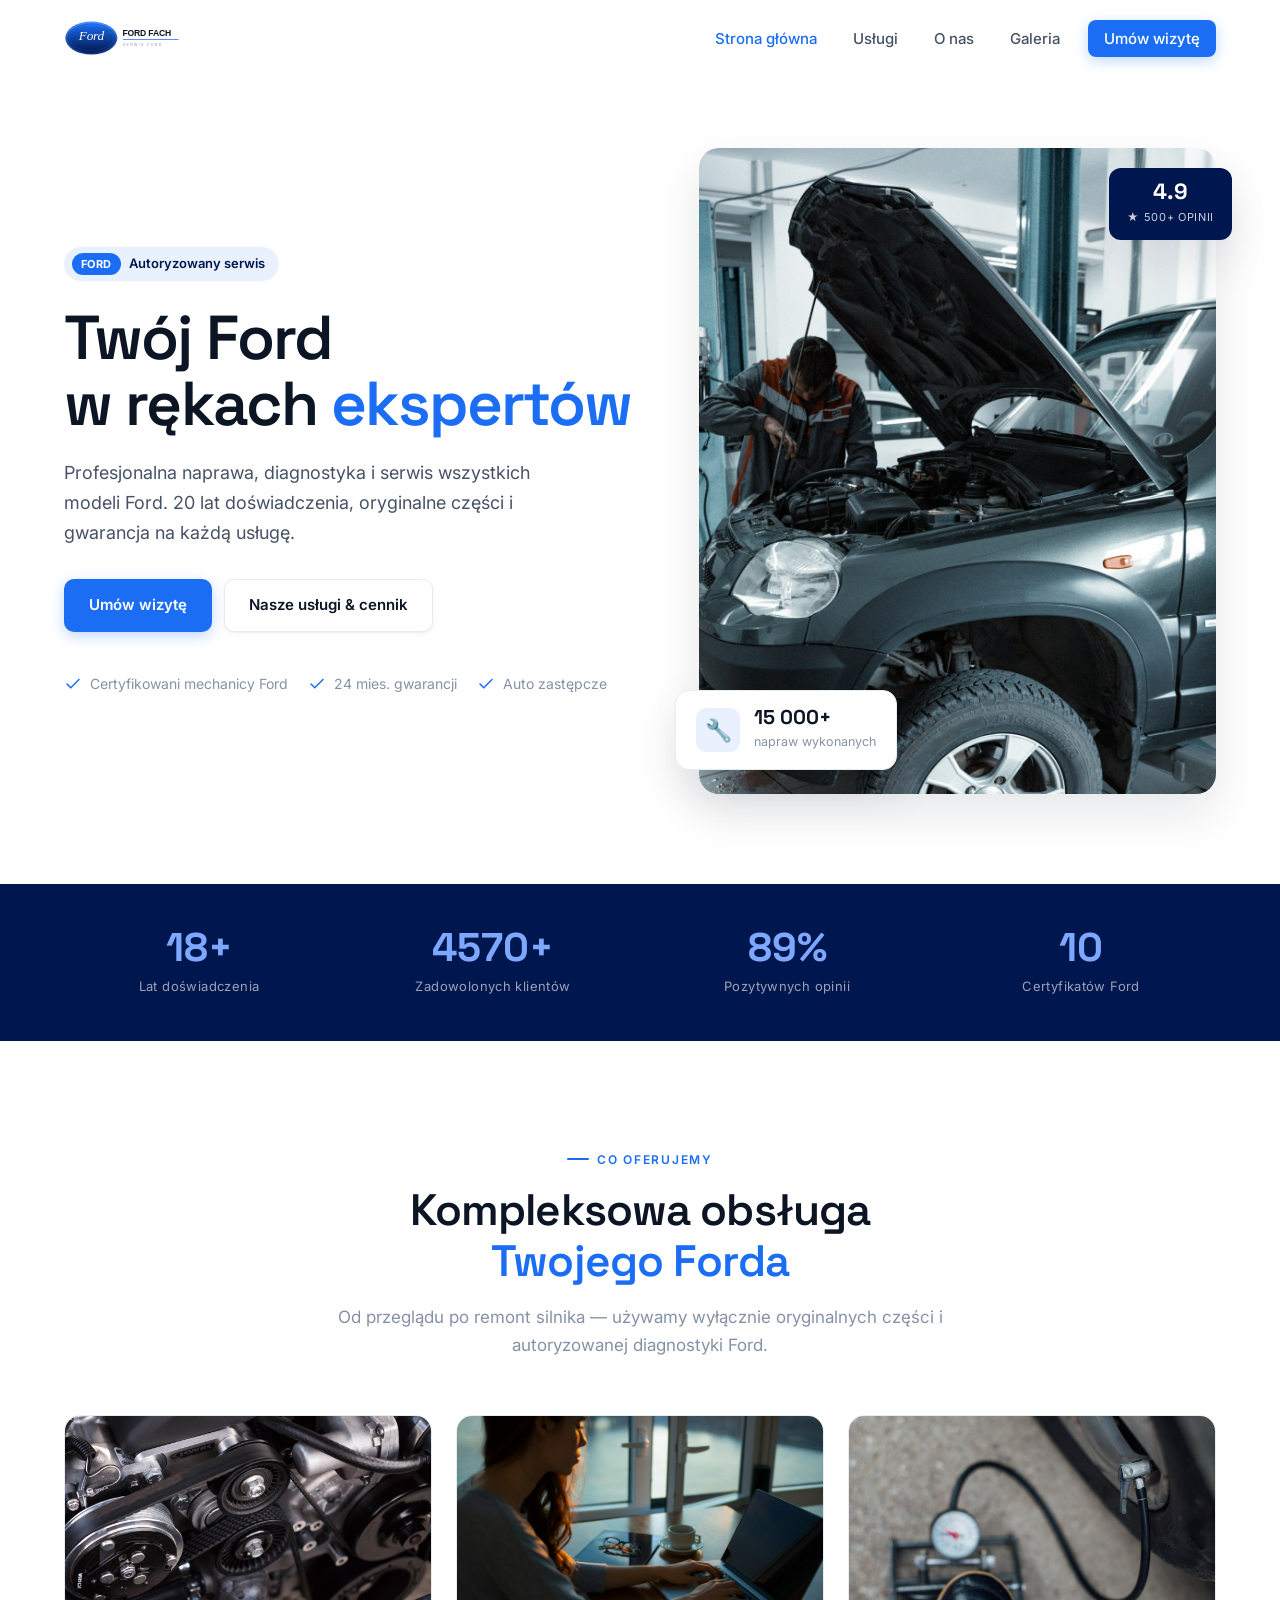
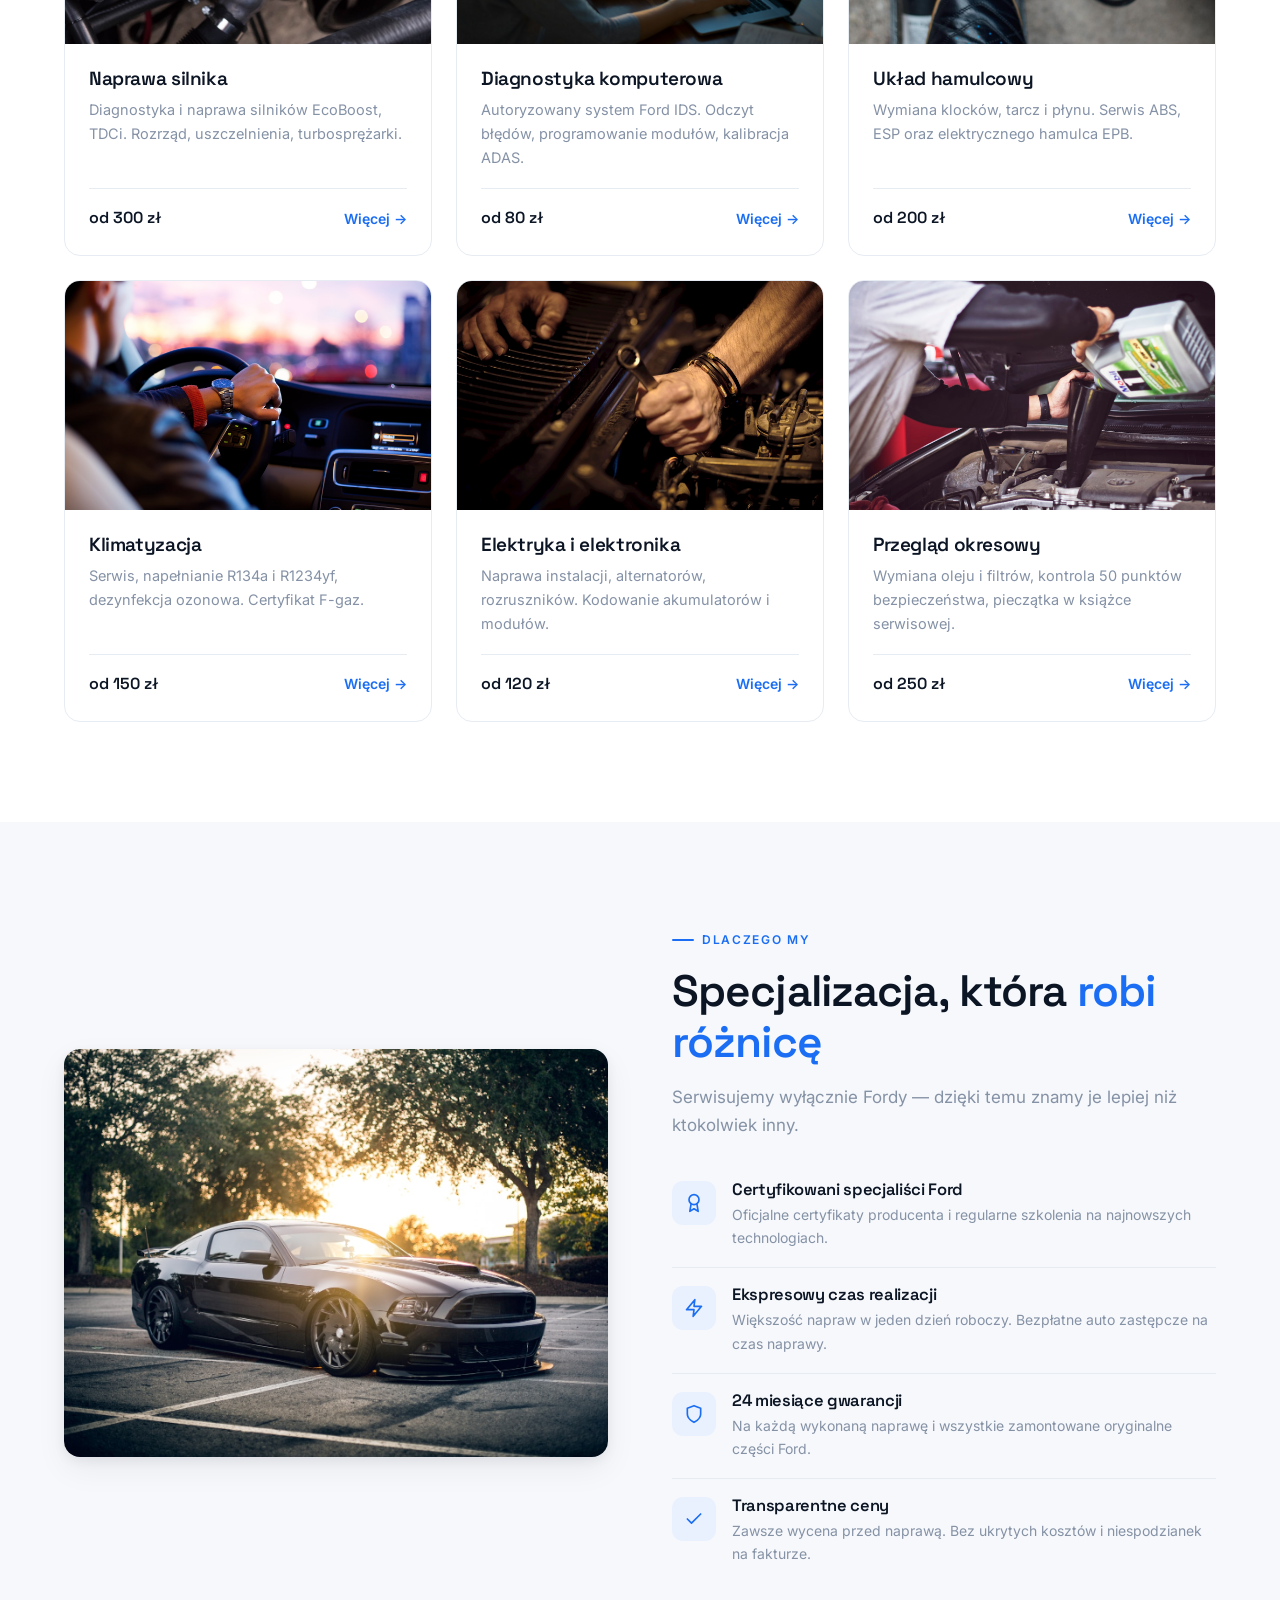
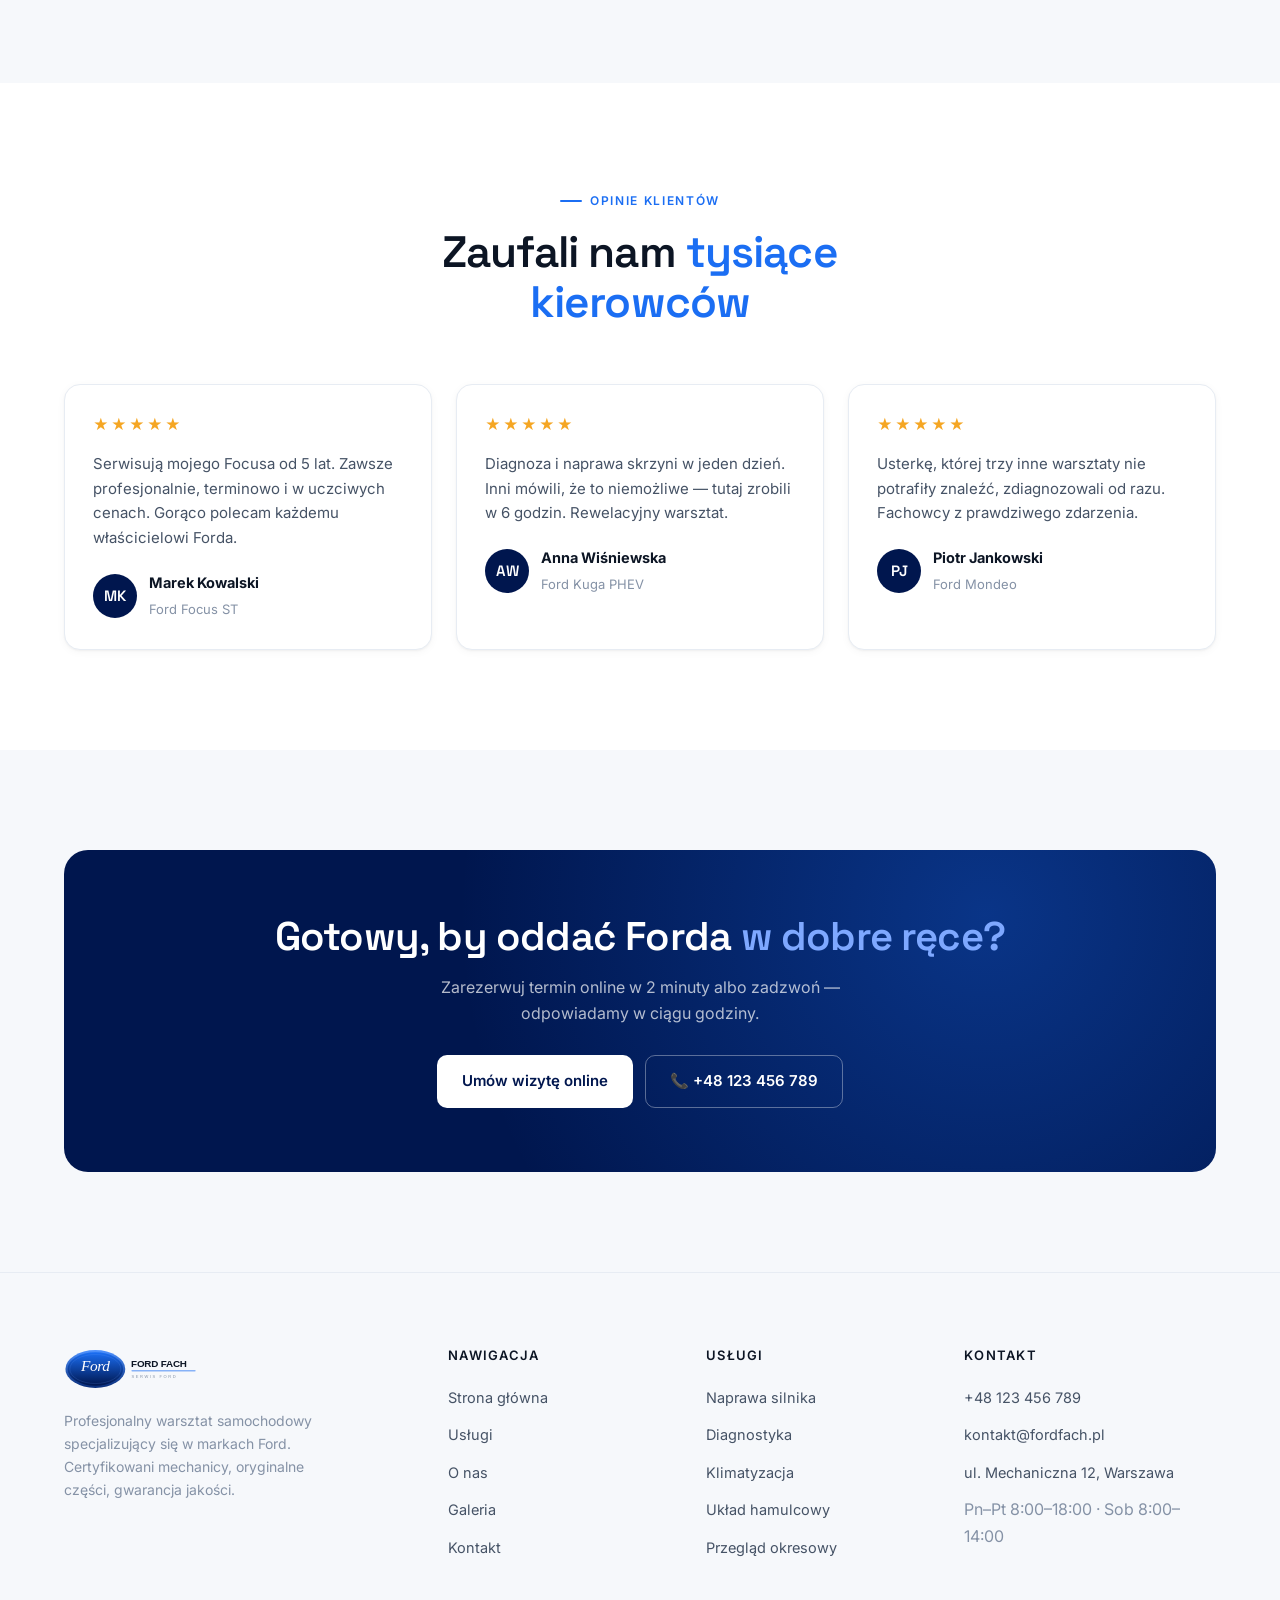
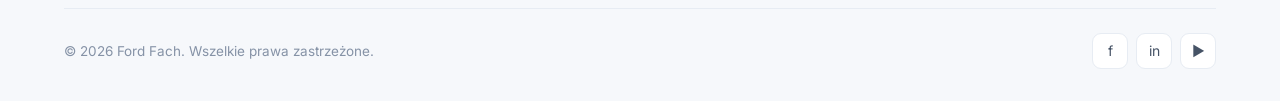
<file: ford-fach/index.html>
<!DOCTYPE html>
<html lang="pl">
<head>
  <meta charset="UTF-8"/>
  <meta name="viewport" content="width=device-width, initial-scale=1.0"/>
  <title>Ford Fach — Warsztat Samochodowy Ford</title>
  <meta name="description" content="Ford Fach — profesjonalny warsztat samochodowy specjalizujący się w markach Ford. Naprawa, diagnostyka, serwis. 20 lat doświadczenia."/>
  <link rel="icon" href="logo.svg" type="image/svg+xml"/>
  <link rel="stylesheet" href="css/style.css"/>
</head>
<body>

<nav class="navbar">
  <div class="nav-inner">
    <a href="index.html" class="nav-logo"><img src="logo.svg" alt="Ford Fach"/></a>
    <ul class="nav-links">
      <li><a href="index.html" class="active">Strona główna</a></li>
      <li><a href="uslugi.html">Usługi</a></li>
      <li><a href="o-nas.html">O nas</a></li>
      <li><a href="galeria.html">Galeria</a></li>
      <li class="nav-cta"><a href="kontakt.html">Umów wizytę</a></li>
    </ul>
    <button class="nav-toggle" aria-label="Menu"><span></span><span></span><span></span></button>
  </div>
</nav>

<!-- HERO -->
<header class="hero">
  <div class="container hero-grid">
    <div class="reveal in">
      <span class="hero-badge"><b>FORD</b> Autoryzowany serwis</span>
      <h1>Twój Ford<br>w rękach <em>ekspertów</em></h1>
      <p class="hero-lead">Profesjonalna naprawa, diagnostyka i serwis wszystkich modeli Ford. 20 lat doświadczenia, oryginalne części i gwarancja na każdą usługę.</p>
      <div class="hero-actions">
        <a href="kontakt.html" class="btn btn-primary">Umów wizytę</a>
        <a href="uslugi.html" class="btn btn-ghost">Nasze usługi &amp; cennik</a>
      </div>
      <div class="hero-trust">
        <div class="hero-trust-item"><svg width="18" height="18" viewBox="0 0 24 24" fill="none" stroke="currentColor" stroke-width="2" stroke-linecap="round" stroke-linejoin="round"><path d="M20 6 9 17l-5-5"/></svg> Certyfikowani mechanicy Ford</div>
        <div class="hero-trust-item"><svg width="18" height="18" viewBox="0 0 24 24" fill="none" stroke="currentColor" stroke-width="2" stroke-linecap="round" stroke-linejoin="round"><path d="M20 6 9 17l-5-5"/></svg> 24 mies. gwarancji</div>
        <div class="hero-trust-item"><svg width="18" height="18" viewBox="0 0 24 24" fill="none" stroke="currentColor" stroke-width="2" stroke-linecap="round" stroke-linejoin="round"><path d="M20 6 9 17l-5-5"/></svg> Auto zastępcze</div>
      </div>
    </div>
    <div class="hero-media reveal in">
      <img src="img/mechanic2.jpg" alt="Mechanik Ford Fach przy pracy"/>
      <div class="hero-badge-top"><b>4.9</b><span>★ 500+ opinii</span></div>
      <div class="hero-float">
        <div class="hero-float-icon">🔧</div>
        <div><b>15 000+</b><span>napraw wykonanych</span></div>
      </div>
    </div>
  </div>
</header>

<!-- STATS -->
<section class="stats-band" style="padding:0">
  <div class="container">
    <div class="stats-grid">
      <div class="stat"><div class="stat-num"><span data-target="20" data-suffix="+">0</span></div><div class="stat-label">Lat doświadczenia</div></div>
      <div class="stat"><div class="stat-num"><span data-target="5000" data-suffix="+">0</span></div><div class="stat-label">Zadowolonych klientów</div></div>
      <div class="stat"><div class="stat-num"><span data-target="98" data-suffix="%">0</span></div><div class="stat-label">Pozytywnych opinii</div></div>
      <div class="stat"><div class="stat-num"><span data-target="12">0</span></div><div class="stat-label">Certyfikatów Ford</div></div>
    </div>
  </div>
</section>

<!-- SERVICES -->
<section>
  <div class="container">
    <div class="section-head center reveal">
      <span class="eyebrow">Co oferujemy</span>
      <h2 class="h-title">Kompleksowa obsługa <em>Twojego Forda</em></h2>
      <p class="h-sub">Od przeglądu po remont silnika — używamy wyłącznie oryginalnych części i autoryzowanej diagnostyki Ford.</p>
    </div>
    <div class="cards-grid">
      <a href="uslugi.html" class="card reveal">
        <div class="card-media"><img src="img/engine.jpg" alt="Naprawa silnika"/></div>
        <div class="card-body">
          <h3>Naprawa silnika</h3>
          <p>Diagnostyka i naprawa silników EcoBoost, TDCi. Rozrząd, uszczelnienia, turbosprężarki.</p>
          <div class="card-foot"><span class="card-price">od 300 zł</span><span class="card-arrow">Więcej →</span></div>
        </div>
      </a>
      <a href="uslugi.html" class="card reveal">
        <div class="card-media"><img src="img/garage.jpg" alt="Diagnostyka komputerowa"/></div>
        <div class="card-body">
          <h3>Diagnostyka komputerowa</h3>
          <p>Autoryzowany system Ford IDS. Odczyt błędów, programowanie modułów, kalibracja ADAS.</p>
          <div class="card-foot"><span class="card-price">od 80 zł</span><span class="card-arrow">Więcej →</span></div>
        </div>
      </a>
      <a href="uslugi.html" class="card reveal">
        <div class="card-media"><img src="img/wheel.jpg" alt="Układ hamulcowy"/></div>
        <div class="card-body">
          <h3>Układ hamulcowy</h3>
          <p>Wymiana klocków, tarcz i płynu. Serwis ABS, ESP oraz elektrycznego hamulca EPB.</p>
          <div class="card-foot"><span class="card-price">od 200 zł</span><span class="card-arrow">Więcej →</span></div>
        </div>
      </a>
      <a href="uslugi.html" class="card reveal">
        <div class="card-media"><img src="img/dashboard.jpg" alt="Klimatyzacja"/></div>
        <div class="card-body">
          <h3>Klimatyzacja</h3>
          <p>Serwis, napełnianie R134a i R1234yf, dezynfekcja ozonowa. Certyfikat F-gaz.</p>
          <div class="card-foot"><span class="card-price">od 150 zł</span><span class="card-arrow">Więcej →</span></div>
        </div>
      </a>
      <a href="uslugi.html" class="card reveal">
        <div class="card-media"><img src="img/key.jpg" alt="Elektryka"/></div>
        <div class="card-body">
          <h3>Elektryka i elektronika</h3>
          <p>Naprawa instalacji, alternatorów, rozruszników. Kodowanie akumulatorów i modułów.</p>
          <div class="card-foot"><span class="card-price">od 120 zł</span><span class="card-arrow">Więcej →</span></div>
        </div>
      </a>
      <a href="uslugi.html" class="card reveal">
        <div class="card-media"><img src="img/tools.jpg" alt="Przegląd okresowy"/></div>
        <div class="card-body">
          <h3>Przegląd okresowy</h3>
          <p>Wymiana oleju i filtrów, kontrola 50 punktów bezpieczeństwa, pieczątka w książce serwisowej.</p>
          <div class="card-foot"><span class="card-price">od 250 zł</span><span class="card-arrow">Więcej →</span></div>
        </div>
      </a>
    </div>
  </div>
</section>

<!-- WHY US -->
<section class="section-alt">
  <div class="container split">
    <div class="split-media reveal"><img src="img/interior.jpg" alt="Warsztat Ford Fach"/></div>
    <div class="reveal">
      <span class="eyebrow">Dlaczego my</span>
      <h2 class="h-title">Specjalizacja, która <em>robi różnicę</em></h2>
      <p class="h-sub" style="margin-bottom:24px">Serwisujemy wyłącznie Fordy — dzięki temu znamy je lepiej niż ktokolwiek inny.</p>
      <div class="feature-row">
        <div class="feature-ic"><svg width="20" height="20" viewBox="0 0 24 24" fill="none" stroke="currentColor" stroke-width="2" stroke-linecap="round" stroke-linejoin="round"><circle cx="12" cy="8" r="6"/><path d="M15.5 13 17 22l-5-3-5 3 1.5-9"/></svg></div>
        <div><h4>Certyfikowani specjaliści Ford</h4><p>Oficjalne certyfikaty producenta i regularne szkolenia na najnowszych technologiach.</p></div>
      </div>
      <div class="feature-row">
        <div class="feature-ic"><svg width="20" height="20" viewBox="0 0 24 24" fill="none" stroke="currentColor" stroke-width="2" stroke-linecap="round" stroke-linejoin="round"><path d="M13 2 3 14h9l-1 8 10-12h-9l1-8Z"/></svg></div>
        <div><h4>Ekspresowy czas realizacji</h4><p>Większość napraw w jeden dzień roboczy. Bezpłatne auto zastępcze na czas naprawy.</p></div>
      </div>
      <div class="feature-row">
        <div class="feature-ic"><svg width="20" height="20" viewBox="0 0 24 24" fill="none" stroke="currentColor" stroke-width="2" stroke-linecap="round" stroke-linejoin="round"><path d="M12 22s8-4 8-10V5l-8-3-8 3v7c0 6 8 10 8 10Z"/></svg></div>
        <div><h4>24 miesiące gwarancji</h4><p>Na każdą wykonaną naprawę i wszystkie zamontowane oryginalne części Ford.</p></div>
      </div>
      <div class="feature-row">
        <div class="feature-ic"><svg width="20" height="20" viewBox="0 0 24 24" fill="none" stroke="currentColor" stroke-width="2" stroke-linecap="round" stroke-linejoin="round"><path d="M20 6 9 17l-5-5"/></svg></div>
        <div><h4>Transparentne ceny</h4><p>Zawsze wycena przed naprawą. Bez ukrytych kosztów i niespodzianek na fakturze.</p></div>
      </div>
    </div>
  </div>
</section>

<!-- TESTIMONIALS -->
<section>
  <div class="container">
    <div class="section-head center reveal">
      <span class="eyebrow">Opinie klientów</span>
      <h2 class="h-title">Zaufali nam <em>tysiące kierowców</em></h2>
    </div>
    <div class="quotes-grid">
      <div class="quote reveal">
        <div class="quote-stars">★★★★★</div>
        <p class="quote-text">Serwisują mojego Focusa od 5 lat. Zawsze profesjonalnie, terminowo i w uczciwych cenach. Gorąco polecam każdemu właścicielowi Forda.</p>
        <div class="quote-author"><div class="quote-avatar">MK</div><div><b>Marek Kowalski</b><span>Ford Focus ST</span></div></div>
      </div>
      <div class="quote reveal">
        <div class="quote-stars">★★★★★</div>
        <p class="quote-text">Diagnoza i naprawa skrzyni w jeden dzień. Inni mówili, że to niemożliwe — tutaj zrobili w 6 godzin. Rewelacyjny warsztat.</p>
        <div class="quote-author"><div class="quote-avatar">AW</div><div><b>Anna Wiśniewska</b><span>Ford Kuga PHEV</span></div></div>
      </div>
      <div class="quote reveal">
        <div class="quote-stars">★★★★★</div>
        <p class="quote-text">Usterkę, której trzy inne warsztaty nie potrafiły znaleźć, zdiagnozowali od razu. Fachowcy z prawdziwego zdarzenia.</p>
        <div class="quote-author"><div class="quote-avatar">PJ</div><div><b>Piotr Jankowski</b><span>Ford Mondeo</span></div></div>
      </div>
    </div>
  </div>
</section>

<!-- CTA -->
<section class="section-alt">
  <div class="container">
    <div class="cta-band reveal">
      <h2>Gotowy, by oddać Forda <em>w dobre ręce?</em></h2>
      <p>Zarezerwuj termin online w 2 minuty albo zadzwoń — odpowiadamy w ciągu godziny.</p>
      <div class="cta-actions">
        <a href="kontakt.html" class="btn btn-light">Umów wizytę online</a>
        <a href="tel:+48123456789" class="btn btn-outline-light">📞 +48 123 456 789</a>
      </div>
    </div>
  </div>
</section>

<!-- FOOTER -->
<footer>
  <div class="container">
    <div class="footer-grid">
      <div class="footer-brand">
        <img src="logo.svg" alt="Ford Fach"/>
        <p>Profesjonalny warsztat samochodowy specjalizujący się w markach Ford. Certyfikowani mechanicy, oryginalne części, gwarancja jakości.</p>
      </div>
      <div class="footer-col"><h5>Nawigacja</h5><ul>
        <li><a href="index.html">Strona główna</a></li>
        <li><a href="uslugi.html">Usługi</a></li>
        <li><a href="o-nas.html">O nas</a></li>
        <li><a href="galeria.html">Galeria</a></li>
        <li><a href="kontakt.html">Kontakt</a></li>
      </ul></div>
      <div class="footer-col"><h5>Usługi</h5><ul>
        <li><a href="uslugi.html">Naprawa silnika</a></li>
        <li><a href="uslugi.html">Diagnostyka</a></li>
        <li><a href="uslugi.html">Klimatyzacja</a></li>
        <li><a href="uslugi.html">Układ hamulcowy</a></li>
        <li><a href="uslugi.html">Przegląd okresowy</a></li>
      </ul></div>
      <div class="footer-col"><h5>Kontakt</h5><ul>
        <li><a href="tel:+48123456789">+48 123 456 789</a></li>
        <li><a href="mailto:kontakt@fordfach.pl">kontakt@fordfach.pl</a></li>
        <li><a href="#">ul. Mechaniczna 12, Warszawa</a></li>
        <li style="color:var(--muted)">Pn–Pt 8:00–18:00 · Sob 8:00–14:00</li>
      </ul></div>
    </div>
    <div class="footer-bottom">
      <p>© <span class="year"></span> Ford Fach. Wszelkie prawa zastrzeżone.</p>
      <div class="footer-social"><a href="#">f</a><a href="#">in</a><a href="#">▶</a></div>
    </div>
  </div>
</footer>

<script src="js/main.js"></script>
</body>
</html>
</file>
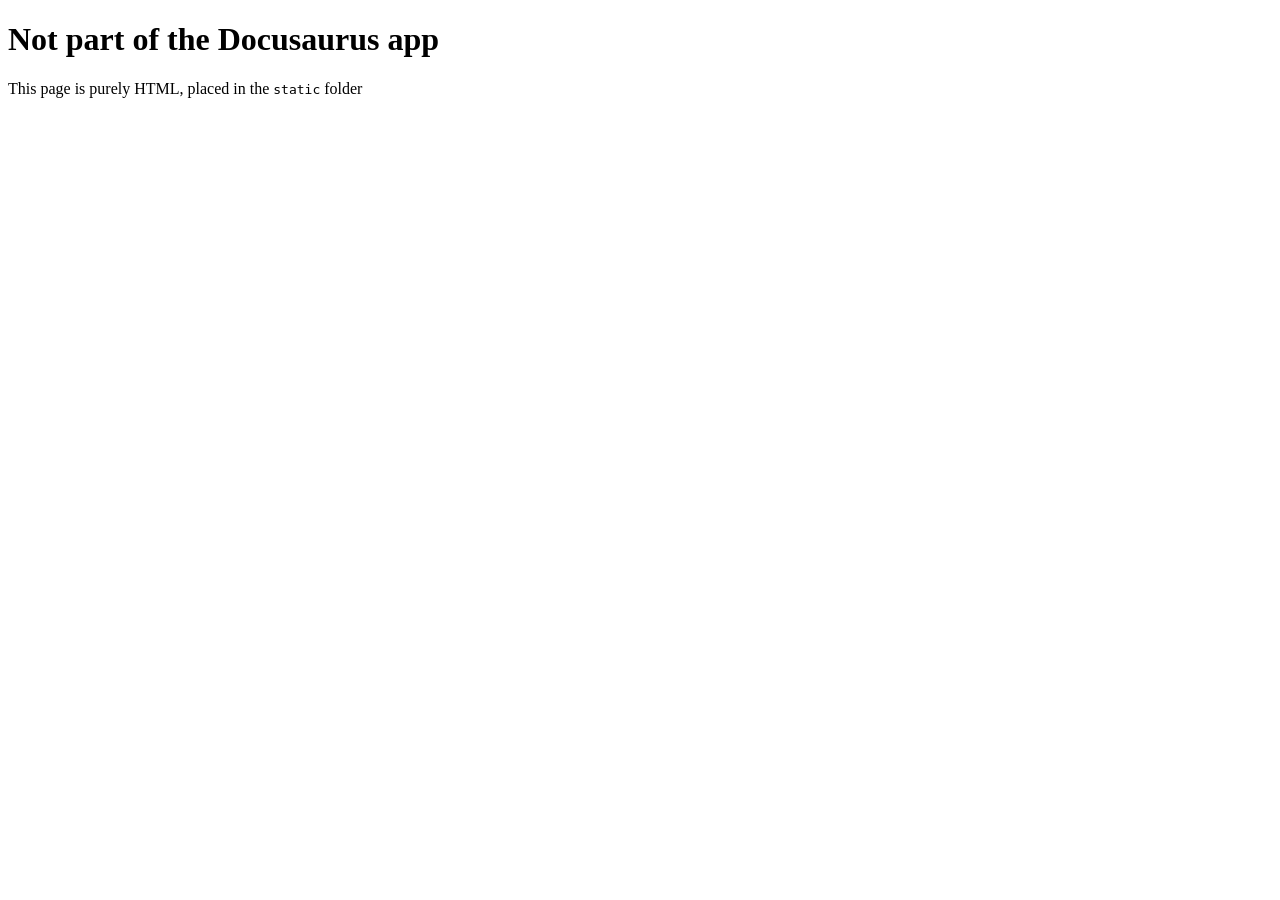
<file: pure-html.html>
<!doctype html>
<html>
  <head>
    <title>Purely HTML page | Docusaurus</title>
    <meta charset="utf-8" />
    <meta name="robots" content="noindex, nofollow" />
  </head>
  <body>
    <h1>Not part of the Docusaurus app</h1>
    <div>
      This page is purely HTML, placed in the <code>static</code> folder
    </div>
  </body>
</html>
</file>
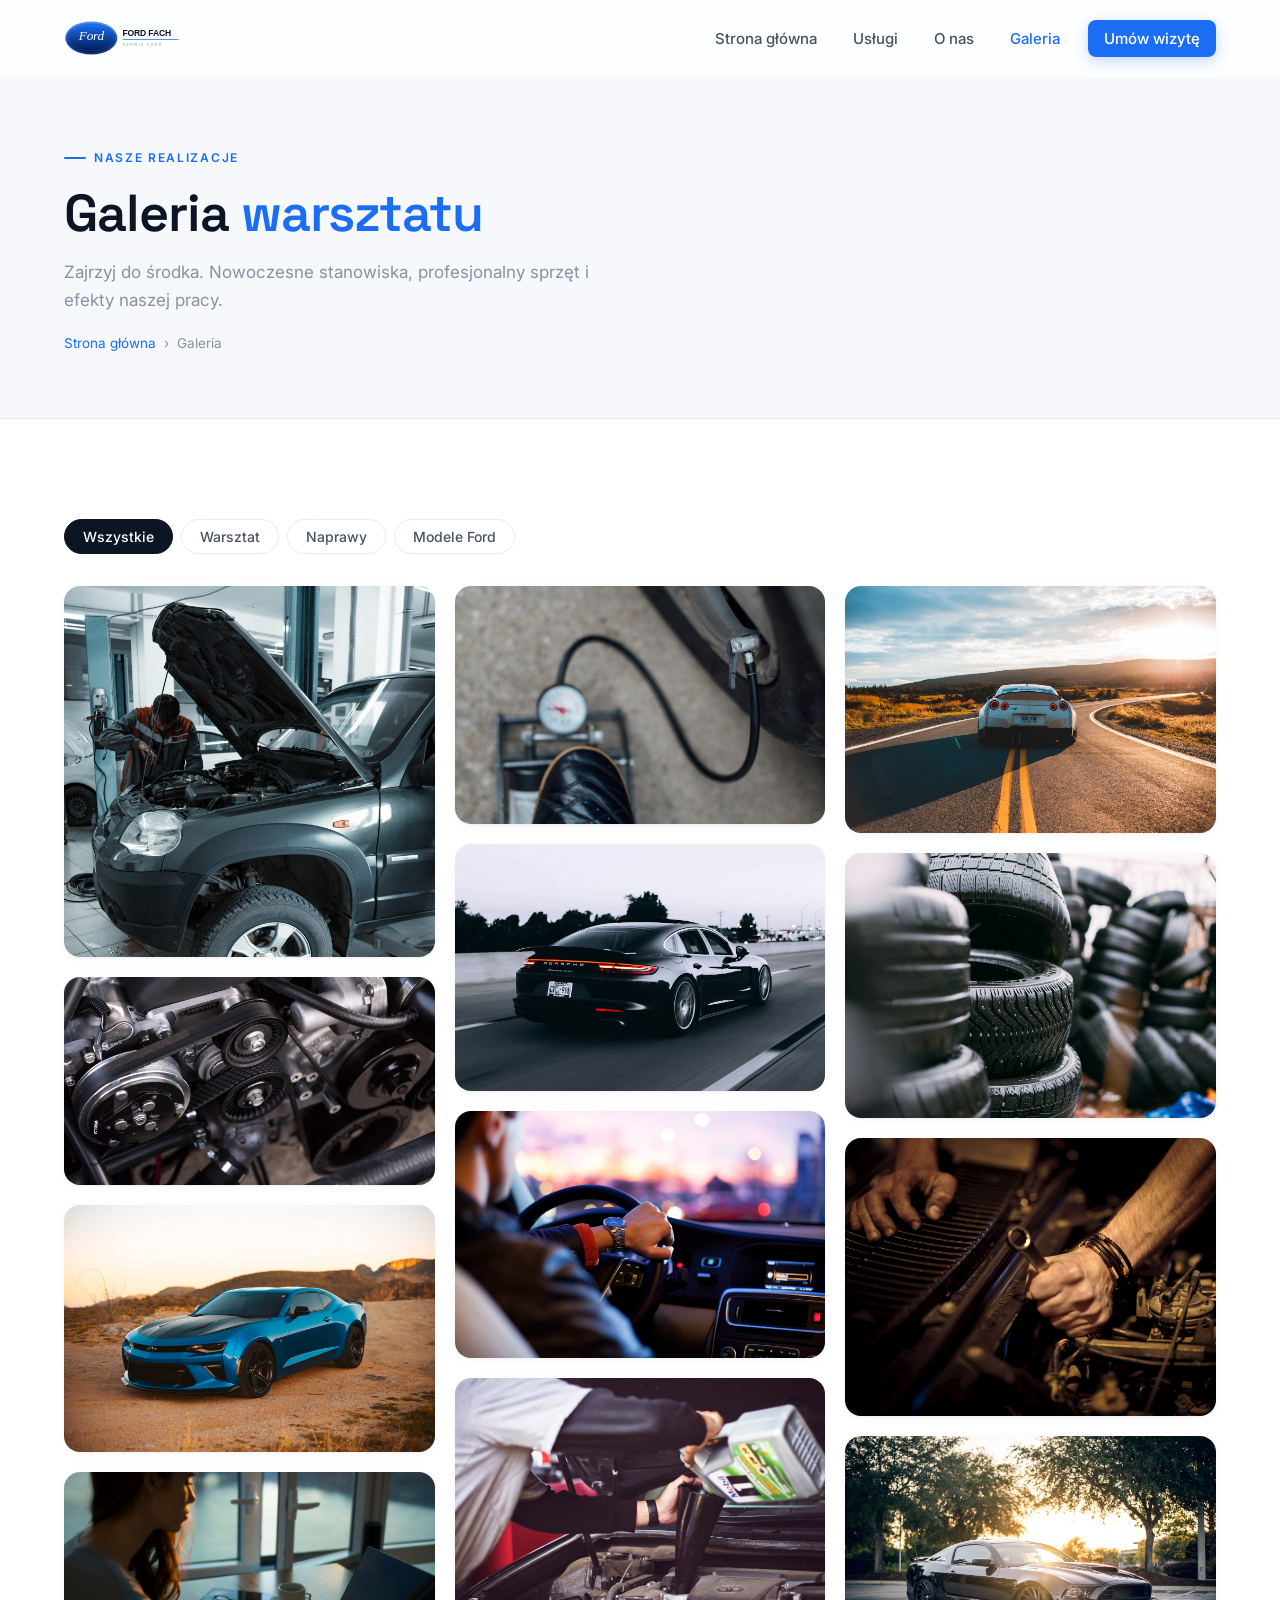
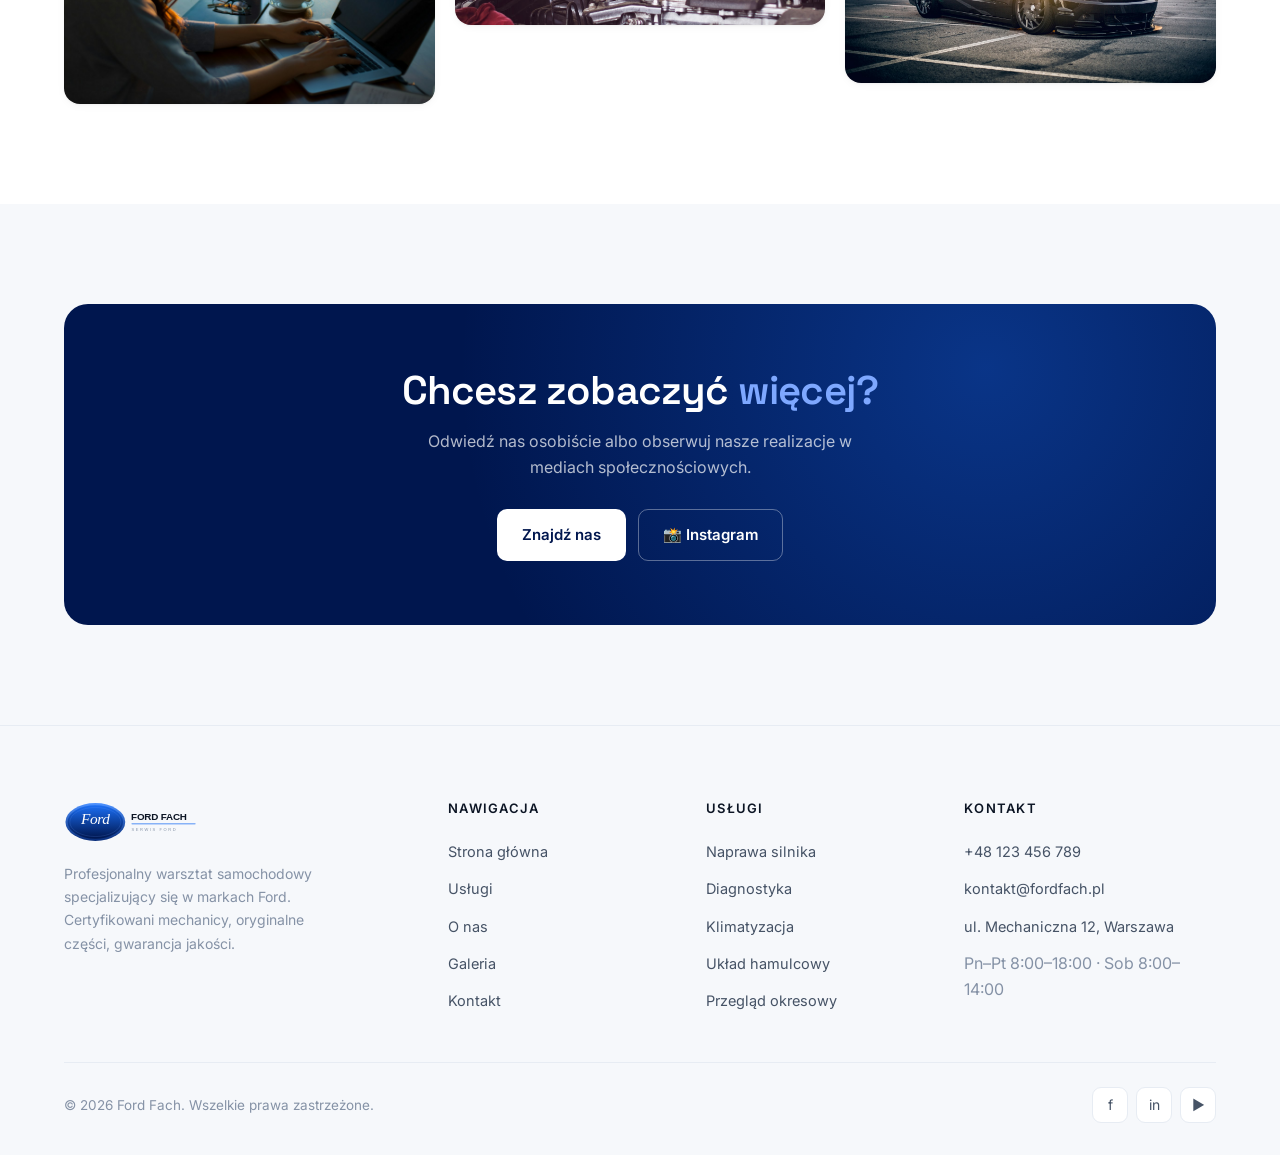
<file: ford-fach/galeria.html>
<!DOCTYPE html>
<html lang="pl">
<head>
  <meta charset="UTF-8"/>
  <meta name="viewport" content="width=device-width, initial-scale=1.0"/>
  <title>Galeria — Ford Fach</title>
  <meta name="description" content="Galeria warsztatu Ford Fach: nasze stanowiska, sprzęt diagnostyczny i realizacje napraw."/>
  <link rel="icon" href="logo.svg" type="image/svg+xml"/>
  <link rel="stylesheet" href="css/style.css"/>
</head>
<body>

<nav class="navbar">
  <div class="nav-inner">
    <a href="index.html" class="nav-logo"><img src="logo.svg" alt="Ford Fach"/></a>
    <ul class="nav-links">
      <li><a href="index.html">Strona główna</a></li>
      <li><a href="uslugi.html">Usługi</a></li>
      <li><a href="o-nas.html">O nas</a></li>
      <li><a href="galeria.html" class="active">Galeria</a></li>
      <li class="nav-cta"><a href="kontakt.html">Umów wizytę</a></li>
    </ul>
    <button class="nav-toggle" aria-label="Menu"><span></span><span></span><span></span></button>
  </div>
</nav>

<div class="page-hero">
  <div class="container">
    <span class="eyebrow">Nasze realizacje</span>
    <h1>Galeria <em>warsztatu</em></h1>
    <p>Zajrzyj do środka. Nowoczesne stanowiska, profesjonalny sprzęt i efekty naszej pracy.</p>
    <div class="breadcrumb"><a href="index.html">Strona główna</a> <span>›</span> Galeria</div>
  </div>
</div>

<section>
  <div class="container">
    <div class="filter-bar reveal">
      <button class="filter-btn active" onclick="filterGallery('all', this)">Wszystkie</button>
      <button class="filter-btn" onclick="filterGallery('warsztat', this)">Warsztat</button>
      <button class="filter-btn" onclick="filterGallery('naprawa', this)">Naprawy</button>
      <button class="filter-btn" onclick="filterGallery('auto', this)">Modele Ford</button>
    </div>

    <div class="masonry reveal">
      <div class="masonry-item" data-cat="warsztat"><img src="img/mechanic2.jpg" alt=""/><div class="masonry-cap"><b>Stanowisko serwisowe</b><span>Diagnostyka pod maską</span></div></div>
      <div class="masonry-item" data-cat="naprawa"><img src="img/engine.jpg" alt=""/><div class="masonry-cap"><b>Naprawa silnika</b><span>EcoBoost 1.0</span></div></div>
      <div class="masonry-item" data-cat="auto"><img src="img/carblue.jpg" alt=""/><div class="masonry-cap"><b>Po serwisie</b><span>Gotowy do odbioru</span></div></div>
      <div class="masonry-item" data-cat="warsztat"><img src="img/garage.jpg" alt=""/><div class="masonry-cap"><b>Diagnostyka komputerowa</b><span>Ford IDS / FDRS</span></div></div>
      <div class="masonry-item" data-cat="naprawa"><img src="img/wheel.jpg" alt=""/><div class="masonry-cap"><b>Serwis kół</b><span>Kontrola ciśnienia</span></div></div>
      <div class="masonry-item" data-cat="auto"><img src="img/mustang.jpg" alt=""/><div class="masonry-cap"><b>Ford — klasa premium</b><span>Odbiór po naprawie</span></div></div>
      <div class="masonry-item" data-cat="naprawa"><img src="img/dashboard.jpg" alt=""/><div class="masonry-cap"><b>Elektronika wnętrza</b><span>Kalibracja systemów</span></div></div>
      <div class="masonry-item" data-cat="warsztat"><img src="img/tools.jpg" alt=""/><div class="masonry-cap"><b>Wymiana oleju</b><span>Przegląd okresowy</span></div></div>
      <div class="masonry-item" data-cat="auto"><img src="img/carred.jpg" alt=""/><div class="masonry-cap"><b>Jazda próbna</b><span>Test po naprawie</span></div></div>
      <div class="masonry-item" data-cat="naprawa"><img src="img/tire.jpg" alt=""/><div class="masonry-cap"><b>Przechowalnia opon</b><span>Sezonowa wymiana</span></div></div>
      <div class="masonry-item" data-cat="warsztat"><img src="img/key.jpg" alt=""/><div class="masonry-cap"><b>Precyzyjna naprawa</b><span>Ręce fachowca</span></div></div>
      <div class="masonry-item" data-cat="auto"><img src="img/interior.jpg" alt=""/><div class="masonry-cap"><b>Ford Mustang</b><span>Serwis premium</span></div></div>
    </div>
  </div>
</section>

<!-- CTA -->
<section class="section-alt">
  <div class="container"><div class="cta-band reveal">
    <h2>Chcesz zobaczyć <em>więcej?</em></h2>
    <p>Odwiedź nas osobiście albo obserwuj nasze realizacje w mediach społecznościowych.</p>
    <div class="cta-actions">
      <a href="kontakt.html" class="btn btn-light">Znajdź nas</a>
      <a href="#" class="btn btn-outline-light">📸 Instagram</a>
    </div>
  </div></div>
</section>

<footer>
  <div class="container">
    <div class="footer-grid">
      <div class="footer-brand"><img src="logo.svg" alt="Ford Fach"/><p>Profesjonalny warsztat samochodowy specjalizujący się w markach Ford. Certyfikowani mechanicy, oryginalne części, gwarancja jakości.</p></div>
      <div class="footer-col"><h5>Nawigacja</h5><ul><li><a href="index.html">Strona główna</a></li><li><a href="uslugi.html">Usługi</a></li><li><a href="o-nas.html">O nas</a></li><li><a href="galeria.html">Galeria</a></li><li><a href="kontakt.html">Kontakt</a></li></ul></div>
      <div class="footer-col"><h5>Usługi</h5><ul><li><a href="uslugi.html">Naprawa silnika</a></li><li><a href="uslugi.html">Diagnostyka</a></li><li><a href="uslugi.html">Klimatyzacja</a></li><li><a href="uslugi.html">Układ hamulcowy</a></li><li><a href="uslugi.html">Przegląd okresowy</a></li></ul></div>
      <div class="footer-col"><h5>Kontakt</h5><ul><li><a href="tel:+48123456789">+48 123 456 789</a></li><li><a href="mailto:kontakt@fordfach.pl">kontakt@fordfach.pl</a></li><li><a href="#">ul. Mechaniczna 12, Warszawa</a></li><li style="color:var(--muted)">Pn–Pt 8:00–18:00 · Sob 8:00–14:00</li></ul></div>
    </div>
    <div class="footer-bottom"><p>© <span class="year"></span> Ford Fach. Wszelkie prawa zastrzeżone.</p><div class="footer-social"><a href="#">f</a><a href="#">in</a><a href="#">▶</a></div></div>
  </div>
</footer>

<script src="js/main.js"></script>
</body>
</html>
</file>
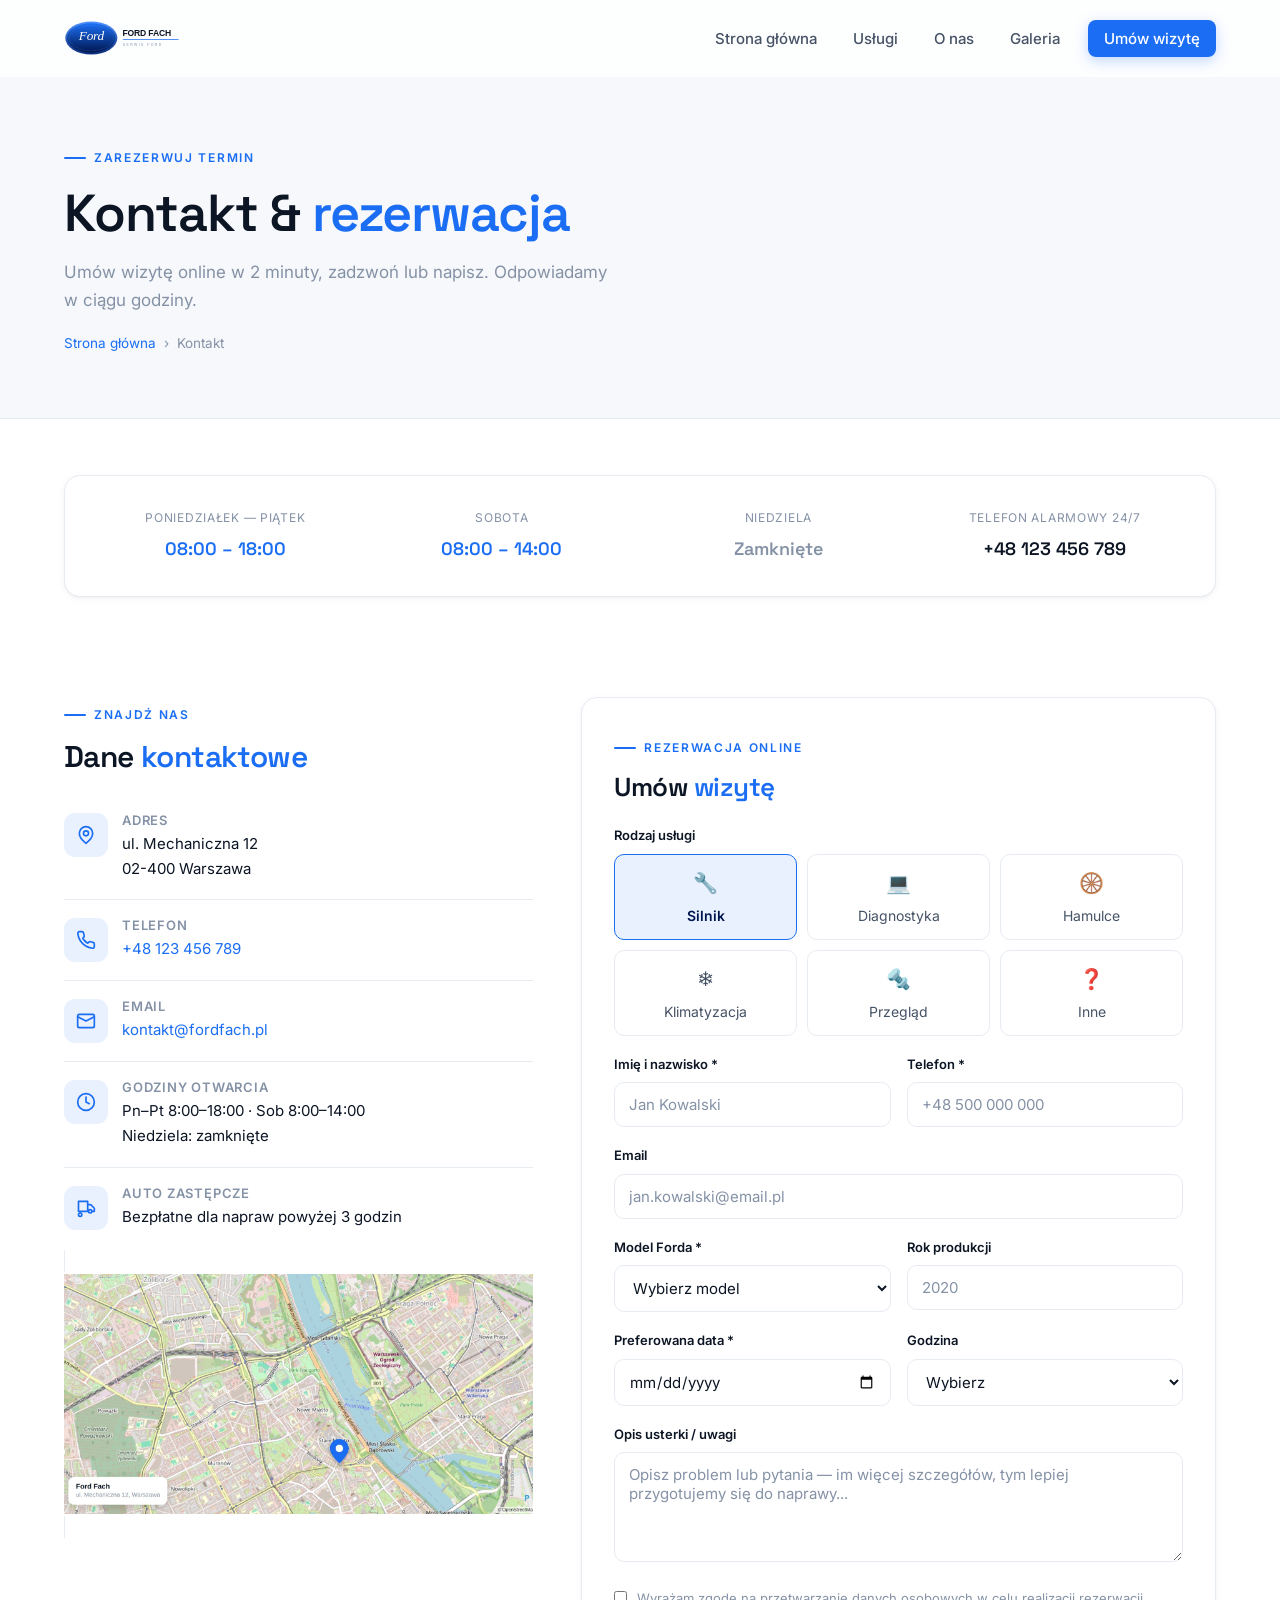
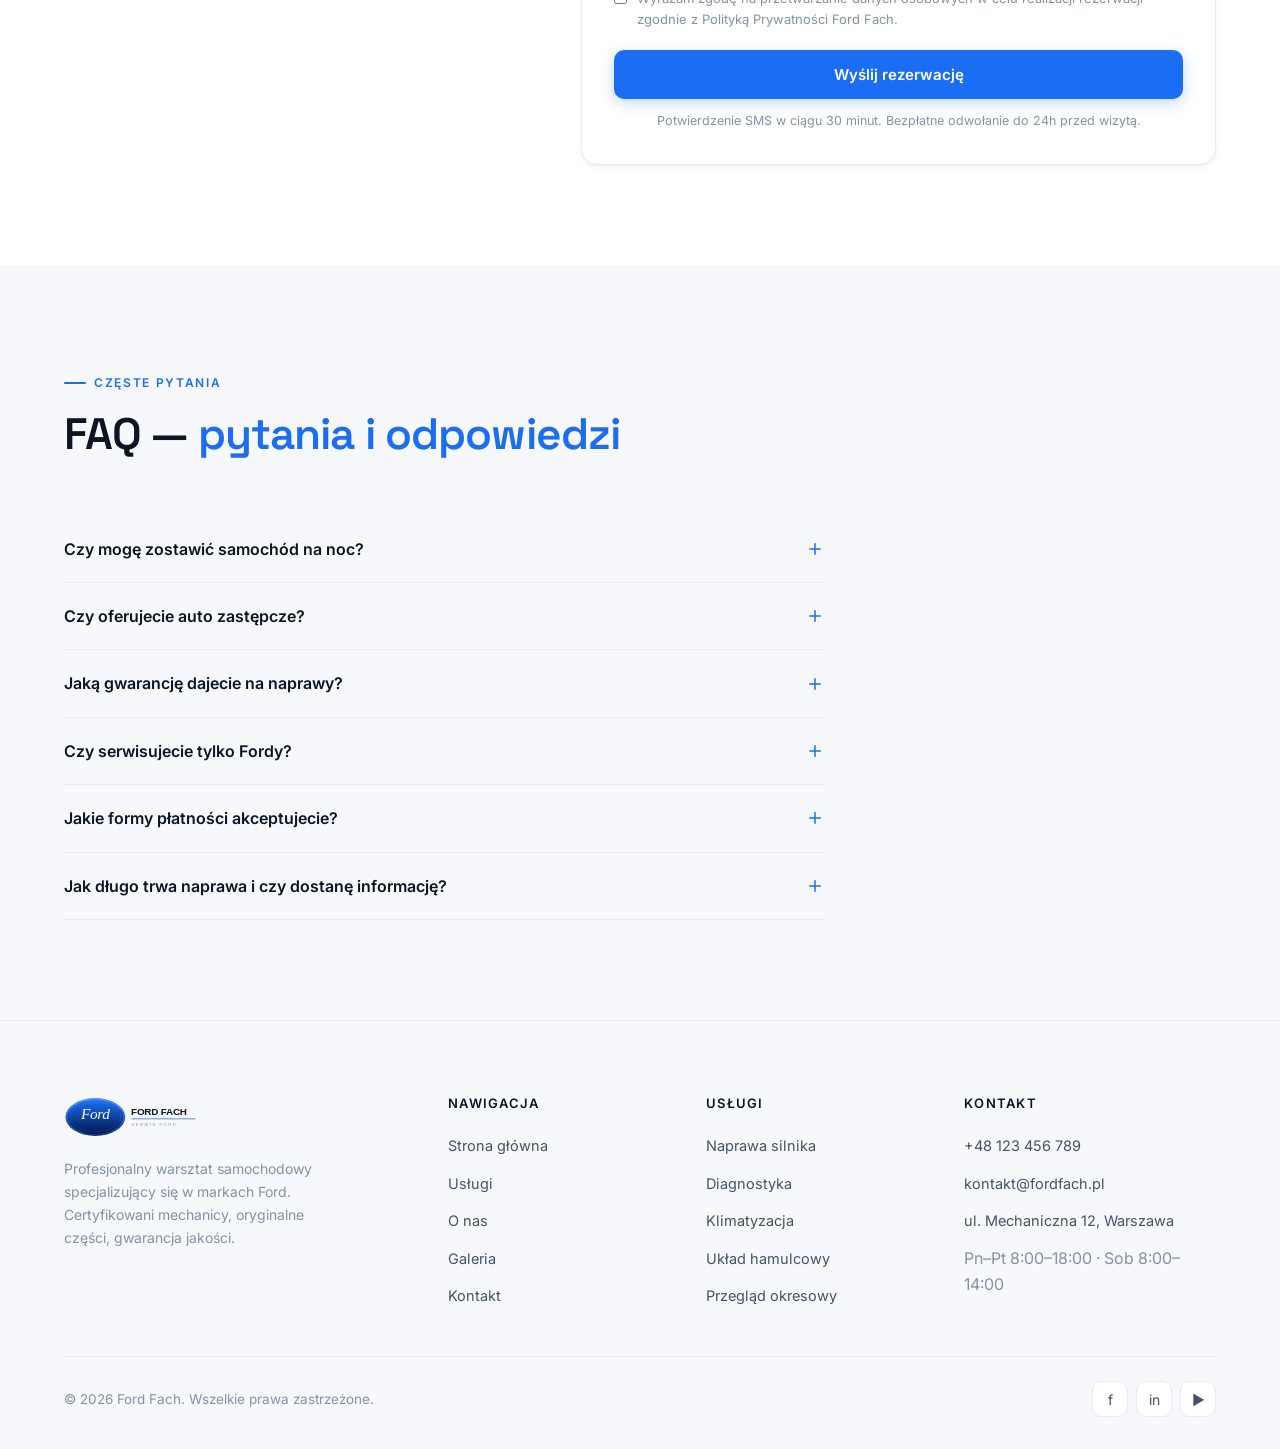
<file: ford-fach/kontakt.html>
<!DOCTYPE html>
<html lang="pl">
<head>
  <meta charset="UTF-8"/>
  <meta name="viewport" content="width=device-width, initial-scale=1.0"/>
  <title>Kontakt &amp; rezerwacja — Ford Fach</title>
  <meta name="description" content="Umów wizytę w warsztacie Ford Fach. Rezerwacja online, telefon, adres i godziny otwarcia. ul. Mechaniczna 12, Warszawa."/>
  <link rel="icon" href="logo.svg" type="image/svg+xml"/>
  <link rel="stylesheet" href="css/style.css"/>
</head>
<body>

<nav class="navbar">
  <div class="nav-inner">
    <a href="index.html" class="nav-logo"><img src="logo.svg" alt="Ford Fach"/></a>
    <ul class="nav-links">
      <li><a href="index.html">Strona główna</a></li>
      <li><a href="uslugi.html">Usługi</a></li>
      <li><a href="o-nas.html">O nas</a></li>
      <li><a href="galeria.html">Galeria</a></li>
      <li class="nav-cta"><a href="kontakt.html" class="active">Umów wizytę</a></li>
    </ul>
    <button class="nav-toggle" aria-label="Menu"><span></span><span></span><span></span></button>
  </div>
</nav>

<div class="page-hero">
  <div class="container">
    <span class="eyebrow">Zarezerwuj termin</span>
    <h1>Kontakt &amp; <em>rezerwacja</em></h1>
    <p>Umów wizytę online w 2 minuty, zadzwoń lub napisz. Odpowiadamy w ciągu godziny.</p>
    <div class="breadcrumb"><a href="index.html">Strona główna</a> <span>›</span> Kontakt</div>
  </div>
</div>

<!-- HOURS STRIP -->
<section style="padding-top:56px;padding-bottom:0">
  <div class="container">
    <div class="hours-strip reveal">
      <div class="hours-cell"><div class="hd">Poniedziałek — Piątek</div><div class="ht accent">08:00 – 18:00</div></div>
      <div class="hours-cell"><div class="hd">Sobota</div><div class="ht accent">08:00 – 14:00</div></div>
      <div class="hours-cell"><div class="hd">Niedziela</div><div class="ht closed">Zamknięte</div></div>
      <div class="hours-cell"><div class="hd">Telefon alarmowy 24/7</div><div class="ht">+48 123 456 789</div></div>
    </div>
  </div>
</section>

<!-- CONTACT + FORM -->
<section>
  <div class="container contact-grid">
    <!-- info -->
    <div class="reveal">
      <span class="eyebrow">Znajdź nas</span>
      <h2 class="h-title" style="font-size:30px">Dane <em>kontaktowe</em></h2>
      <div style="margin-top:20px">
        <div class="info-card"><div class="info-ic"><svg width="20" height="20" viewBox="0 0 24 24" fill="none" stroke="currentColor" stroke-width="2" stroke-linecap="round" stroke-linejoin="round"><path d="M20 10c0 6-8 12-8 12s-8-6-8-12a8 8 0 0 1 16 0Z"/><circle cx="12" cy="10" r="3"/></svg></div><div><h4>Adres</h4><p>ul. Mechaniczna 12<br>02-400 Warszawa</p></div></div>
        <div class="info-card"><div class="info-ic"><svg width="20" height="20" viewBox="0 0 24 24" fill="none" stroke="currentColor" stroke-width="2" stroke-linecap="round" stroke-linejoin="round"><path d="M22 16.9v3a2 2 0 0 1-2.2 2 19.8 19.8 0 0 1-8.6-3 19.5 19.5 0 0 1-6-6 19.8 19.8 0 0 1-3-8.6A2 2 0 0 1 4.1 2h3a2 2 0 0 1 2 1.7c.1 1 .4 1.9.7 2.8a2 2 0 0 1-.5 2.1L8.1 9.9a16 16 0 0 0 6 6l1.3-1.3a2 2 0 0 1 2.1-.4c.9.3 1.8.6 2.8.7a2 2 0 0 1 1.7 2Z"/></svg></div><div><h4>Telefon</h4><p><a href="tel:+48123456789">+48 123 456 789</a></p></div></div>
        <div class="info-card"><div class="info-ic"><svg width="20" height="20" viewBox="0 0 24 24" fill="none" stroke="currentColor" stroke-width="2" stroke-linecap="round" stroke-linejoin="round"><rect x="2" y="4" width="20" height="16" rx="2"/><path d="m22 7-10 5L2 7"/></svg></div><div><h4>Email</h4><p><a href="mailto:kontakt@fordfach.pl">kontakt@fordfach.pl</a></p></div></div>
        <div class="info-card"><div class="info-ic"><svg width="20" height="20" viewBox="0 0 24 24" fill="none" stroke="currentColor" stroke-width="2" stroke-linecap="round" stroke-linejoin="round"><circle cx="12" cy="12" r="10"/><path d="M12 6v6l4 2"/></svg></div><div><h4>Godziny otwarcia</h4><p>Pn–Pt 8:00–18:00 · Sob 8:00–14:00<br>Niedziela: zamknięte</p></div></div>
        <div class="info-card"><div class="info-ic"><svg width="20" height="20" viewBox="0 0 24 24" fill="none" stroke="currentColor" stroke-width="2" stroke-linecap="round" stroke-linejoin="round"><path d="M14 16H9m10 0h3v-3.3a1 1 0 0 0-.3-.7l-3.7-3.7a1 1 0 0 0-.7-.3H14m5 8a2 2 0 1 1-4 0 2 2 0 0 1 4 0ZM3 4h11v12H3zM7 20a2 2 0 1 1-4 0 2 2 0 0 1 4 0Z"/></svg></div><div><h4>Auto zastępcze</h4><p>Bezpłatne dla napraw powyżej 3 godzin</p></div></div>
      </div>
      <a class="map" href="https://www.openstreetmap.org/?mlat=52.233&mlon=21.012#map=15/52.233/21.012" target="_blank" rel="noopener" aria-label="Otwórz mapę">
        <img src="img/map.jpg" alt="Mapa dojazdu — ul. Mechaniczna 12, Warszawa"/>
      </a>
    </div>

    <!-- form -->
    <div class="reveal">
      <div class="form-panel">
        <span class="eyebrow">Rezerwacja online</span>
        <h2 class="h-title" style="font-size:26px;margin-bottom:22px">Umów <em>wizytę</em></h2>
        <form id="bookingForm">
          <div class="field">
            <label>Rodzaj usługi</label>
            <div class="pill-select">
              <div class="pill on" onclick="pickPill(this)"><span class="pi">🔧</span>Silnik</div>
              <div class="pill" onclick="pickPill(this)"><span class="pi">💻</span>Diagnostyka</div>
              <div class="pill" onclick="pickPill(this)"><span class="pi">🛞</span>Hamulce</div>
              <div class="pill" onclick="pickPill(this)"><span class="pi">❄️</span>Klimatyzacja</div>
              <div class="pill" onclick="pickPill(this)"><span class="pi">🔩</span>Przegląd</div>
              <div class="pill" onclick="pickPill(this)"><span class="pi">❓</span>Inne</div>
            </div>
          </div>
          <div class="field-row">
            <div class="field"><label>Imię i nazwisko *</label><input type="text" placeholder="Jan Kowalski" required/></div>
            <div class="field"><label>Telefon *</label><input type="tel" placeholder="+48 500 000 000" required/></div>
          </div>
          <div class="field"><label>Email</label><input type="email" placeholder="jan.kowalski@email.pl"/></div>
          <div class="field-row">
            <div class="field"><label>Model Forda *</label>
              <select required>
                <option value="" disabled selected>Wybierz model</option>
                <option>Ford Fiesta</option><option>Ford Focus</option><option>Ford Mondeo</option>
                <option>Ford Puma</option><option>Ford Kuga</option><option>Ford Explorer</option>
                <option>Ford Mustang</option><option>Ford Mustang Mach-E</option>
                <option>Ford Transit</option><option>Ford Ranger</option><option>Inny model</option>
              </select>
            </div>
            <div class="field"><label>Rok produkcji</label><input type="number" placeholder="2020" min="1990" max="2026"/></div>
          </div>
          <div class="field-row">
            <div class="field"><label>Preferowana data *</label><input type="date" required/></div>
            <div class="field"><label>Godzina</label>
              <select><option value="" disabled selected>Wybierz</option><option>08:00–10:00</option><option>10:00–12:00</option><option>12:00–14:00</option><option>14:00–16:00</option><option>16:00–18:00</option></select>
            </div>
          </div>
          <div class="field"><label>Opis usterki / uwagi</label><textarea placeholder="Opisz problem lub pytania — im więcej szczegółów, tym lepiej przygotujemy się do naprawy..."></textarea></div>
          <div class="consent"><input type="checkbox" id="c" required/><label for="c">Wyrażam zgodę na przetwarzanie danych osobowych w celu realizacji rezerwacji zgodnie z Polityką Prywatności Ford Fach.</label></div>
          <button type="submit" class="btn btn-primary" style="width:100%;justify-content:center;padding:14px">Wyślij rezerwację</button>
          <p style="font-size:12.5px;color:var(--muted);text-align:center;margin-top:12px">Potwierdzenie SMS w ciągu 30 minut. Bezpłatne odwołanie do 24h przed wizytą.</p>
        </form>
      </div>
    </div>
  </div>
</section>

<!-- FAQ -->
<section class="section-alt">
  <div class="container">
    <div class="section-head reveal">
      <span class="eyebrow">Częste pytania</span>
      <h2 class="h-title">FAQ — <em>pytania i odpowiedzi</em></h2>
    </div>
    <div class="faq reveal">
      <div class="faq-item"><div class="faq-q" onclick="toggleFaq(this)">Czy mogę zostawić samochód na noc?<svg class="fic" width="18" height="18" viewBox="0 0 24 24" fill="none" stroke="currentColor" stroke-width="2" stroke-linecap="round"><path d="M12 5v14M5 12h14"/></svg></div><div class="faq-a">Tak. Dysponujemy zamykanym, monitorowanym parkingiem. Klucze możesz zostawić w bezpiecznej skrytce przy wejściu — wystarczy uprzedzić nas telefonicznie lub w formularzu.</div></div>
      <div class="faq-item"><div class="faq-q" onclick="toggleFaq(this)">Czy oferujecie auto zastępcze?<svg class="fic" width="18" height="18" viewBox="0 0 24 24" fill="none" stroke="currentColor" stroke-width="2" stroke-linecap="round"><path d="M12 5v14M5 12h14"/></svg></div><div class="faq-a">Tak — dla napraw powyżej 3 godzin oferujemy bezpłatne auto zastępcze (Ford Focus lub Fiesta, zależnie od dostępności). Wymagane prawo jazdy i zwrotna kaucja.</div></div>
      <div class="faq-item"><div class="faq-q" onclick="toggleFaq(this)">Jaką gwarancję dajecie na naprawy?<svg class="fic" width="18" height="18" viewBox="0 0 24 24" fill="none" stroke="currentColor" stroke-width="2" stroke-linecap="round"><path d="M12 5v14M5 12h14"/></svg></div><div class="faq-a">Udzielamy 24 miesięcy gwarancji na wszystkie wykonane usługi i zamontowane części. Oryginalne części Ford objęte są dodatkowo gwarancją producenta.</div></div>
      <div class="faq-item"><div class="faq-q" onclick="toggleFaq(this)">Czy serwisujecie tylko Fordy?<svg class="fic" width="18" height="18" viewBox="0 0 24 24" fill="none" stroke="currentColor" stroke-width="2" stroke-linecap="round"><path d="M12 5v14M5 12h14"/></svg></div><div class="faq-a">Specjalizujemy się wyłącznie w markach Ford — wszystkie modele osobowe, dostawcze i elektryczne. Dzięki tej specjalizacji mamy najgłębszą wiedzę i pełen dostęp do systemów producenta.</div></div>
      <div class="faq-item"><div class="faq-q" onclick="toggleFaq(this)">Jakie formy płatności akceptujecie?<svg class="fic" width="18" height="18" viewBox="0 0 24 24" fill="none" stroke="currentColor" stroke-width="2" stroke-linecap="round"><path d="M12 5v14M5 12h14"/></svg></div><div class="faq-a">Przyjmujemy gotówkę, kartę, przelew i BLIK. Wystawiamy faktury VAT. Dla firm — możliwość płatności z odroczonym terminem po uzgodnieniu.</div></div>
      <div class="faq-item"><div class="faq-q" onclick="toggleFaq(this)">Jak długo trwa naprawa i czy dostanę informację?<svg class="fic" width="18" height="18" viewBox="0 0 24 24" fill="none" stroke="currentColor" stroke-width="2" stroke-linecap="round"><path d="M12 5v14M5 12h14"/></svg></div><div class="faq-a">Informujemy SMS-em o każdym etapie — od przyjęcia, przez diagnozę i wycenę, po ukończenie. Większość napraw realizujemy w jeden dzień. Przed każdą pracą otrzymujesz wycenę do akceptacji.</div></div>
    </div>
  </div>
</section>

<footer>
  <div class="container">
    <div class="footer-grid">
      <div class="footer-brand"><img src="logo.svg" alt="Ford Fach"/><p>Profesjonalny warsztat samochodowy specjalizujący się w markach Ford. Certyfikowani mechanicy, oryginalne części, gwarancja jakości.</p></div>
      <div class="footer-col"><h5>Nawigacja</h5><ul><li><a href="index.html">Strona główna</a></li><li><a href="uslugi.html">Usługi</a></li><li><a href="o-nas.html">O nas</a></li><li><a href="galeria.html">Galeria</a></li><li><a href="kontakt.html">Kontakt</a></li></ul></div>
      <div class="footer-col"><h5>Usługi</h5><ul><li><a href="uslugi.html">Naprawa silnika</a></li><li><a href="uslugi.html">Diagnostyka</a></li><li><a href="uslugi.html">Klimatyzacja</a></li><li><a href="uslugi.html">Układ hamulcowy</a></li><li><a href="uslugi.html">Przegląd okresowy</a></li></ul></div>
      <div class="footer-col"><h5>Kontakt</h5><ul><li><a href="tel:+48123456789">+48 123 456 789</a></li><li><a href="mailto:kontakt@fordfach.pl">kontakt@fordfach.pl</a></li><li><a href="#">ul. Mechaniczna 12, Warszawa</a></li><li style="color:var(--muted)">Pn–Pt 8:00–18:00 · Sob 8:00–14:00</li></ul></div>
    </div>
    <div class="footer-bottom"><p>© <span class="year"></span> Ford Fach. Wszelkie prawa zastrzeżone.</p><div class="footer-social"><a href="#">f</a><a href="#">in</a><a href="#">▶</a></div></div>
  </div>
</footer>

<script src="js/main.js"></script>
</body>
</html>
</file>
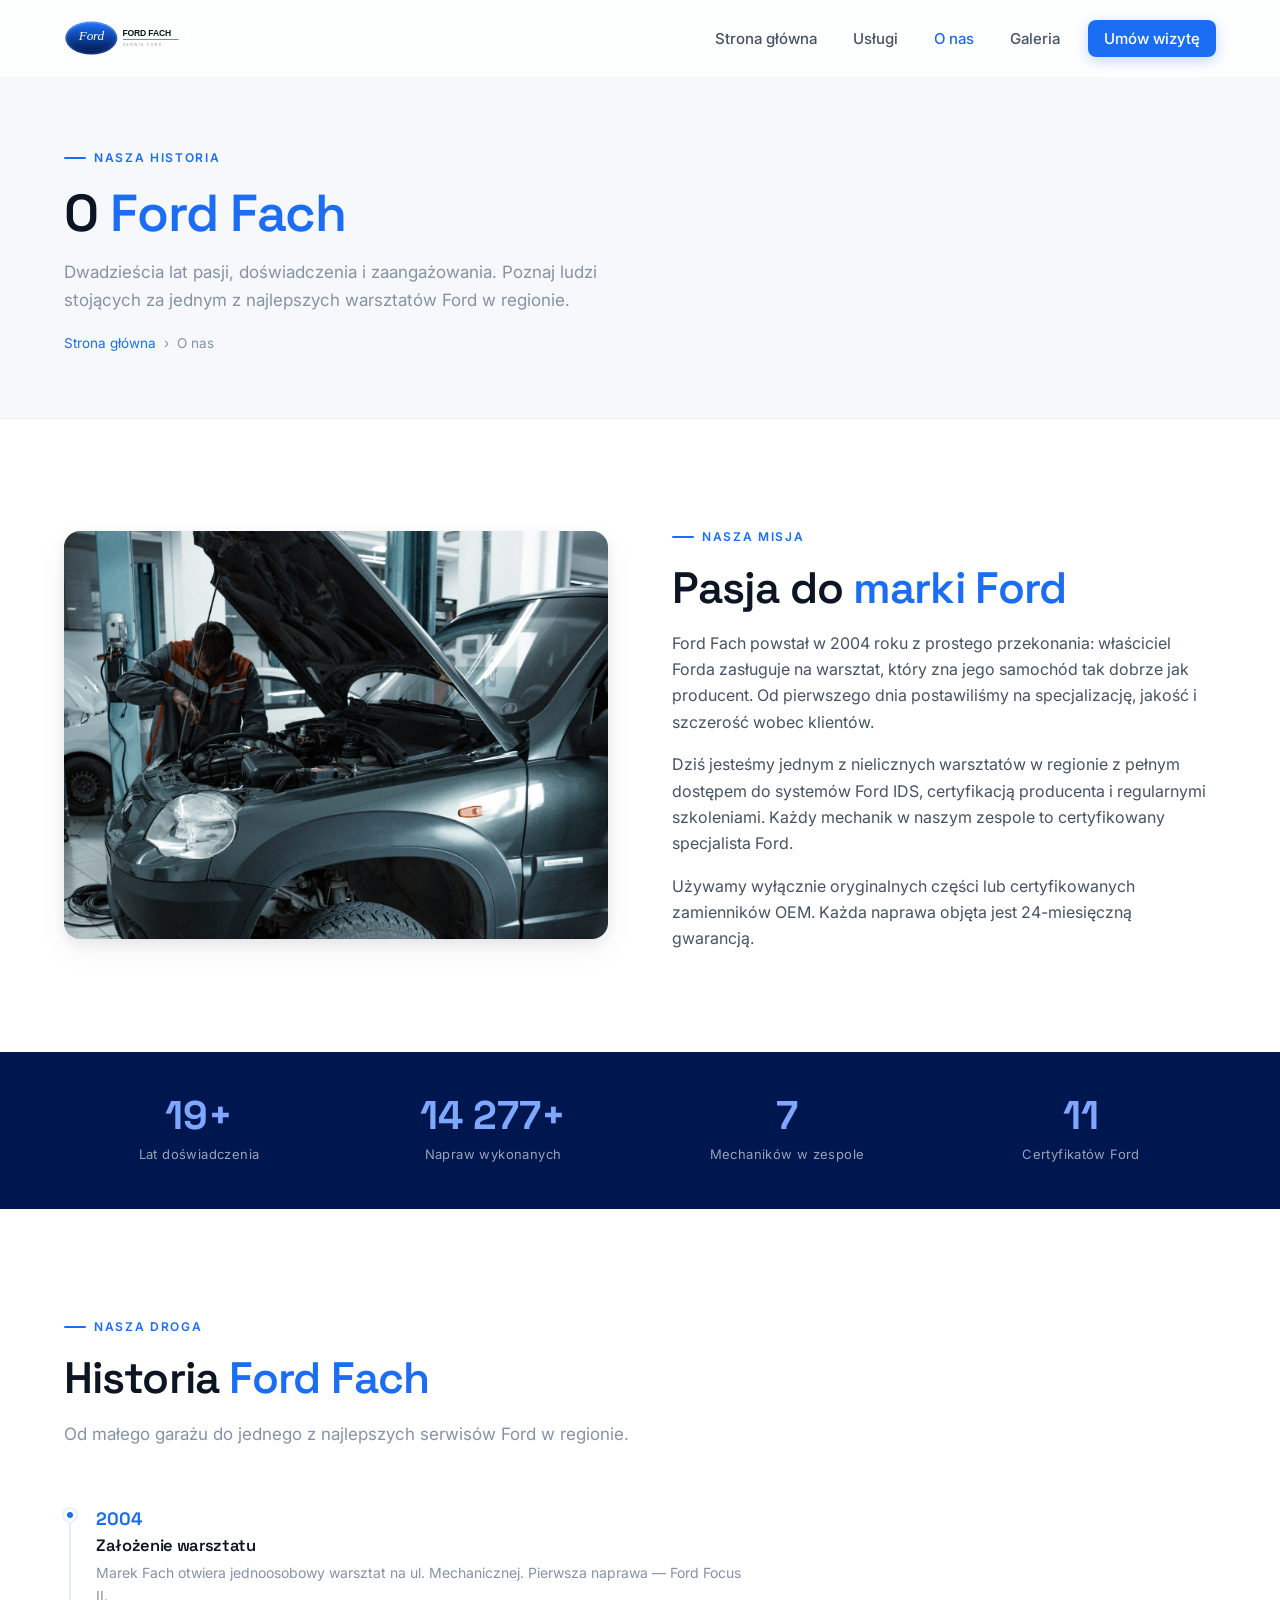
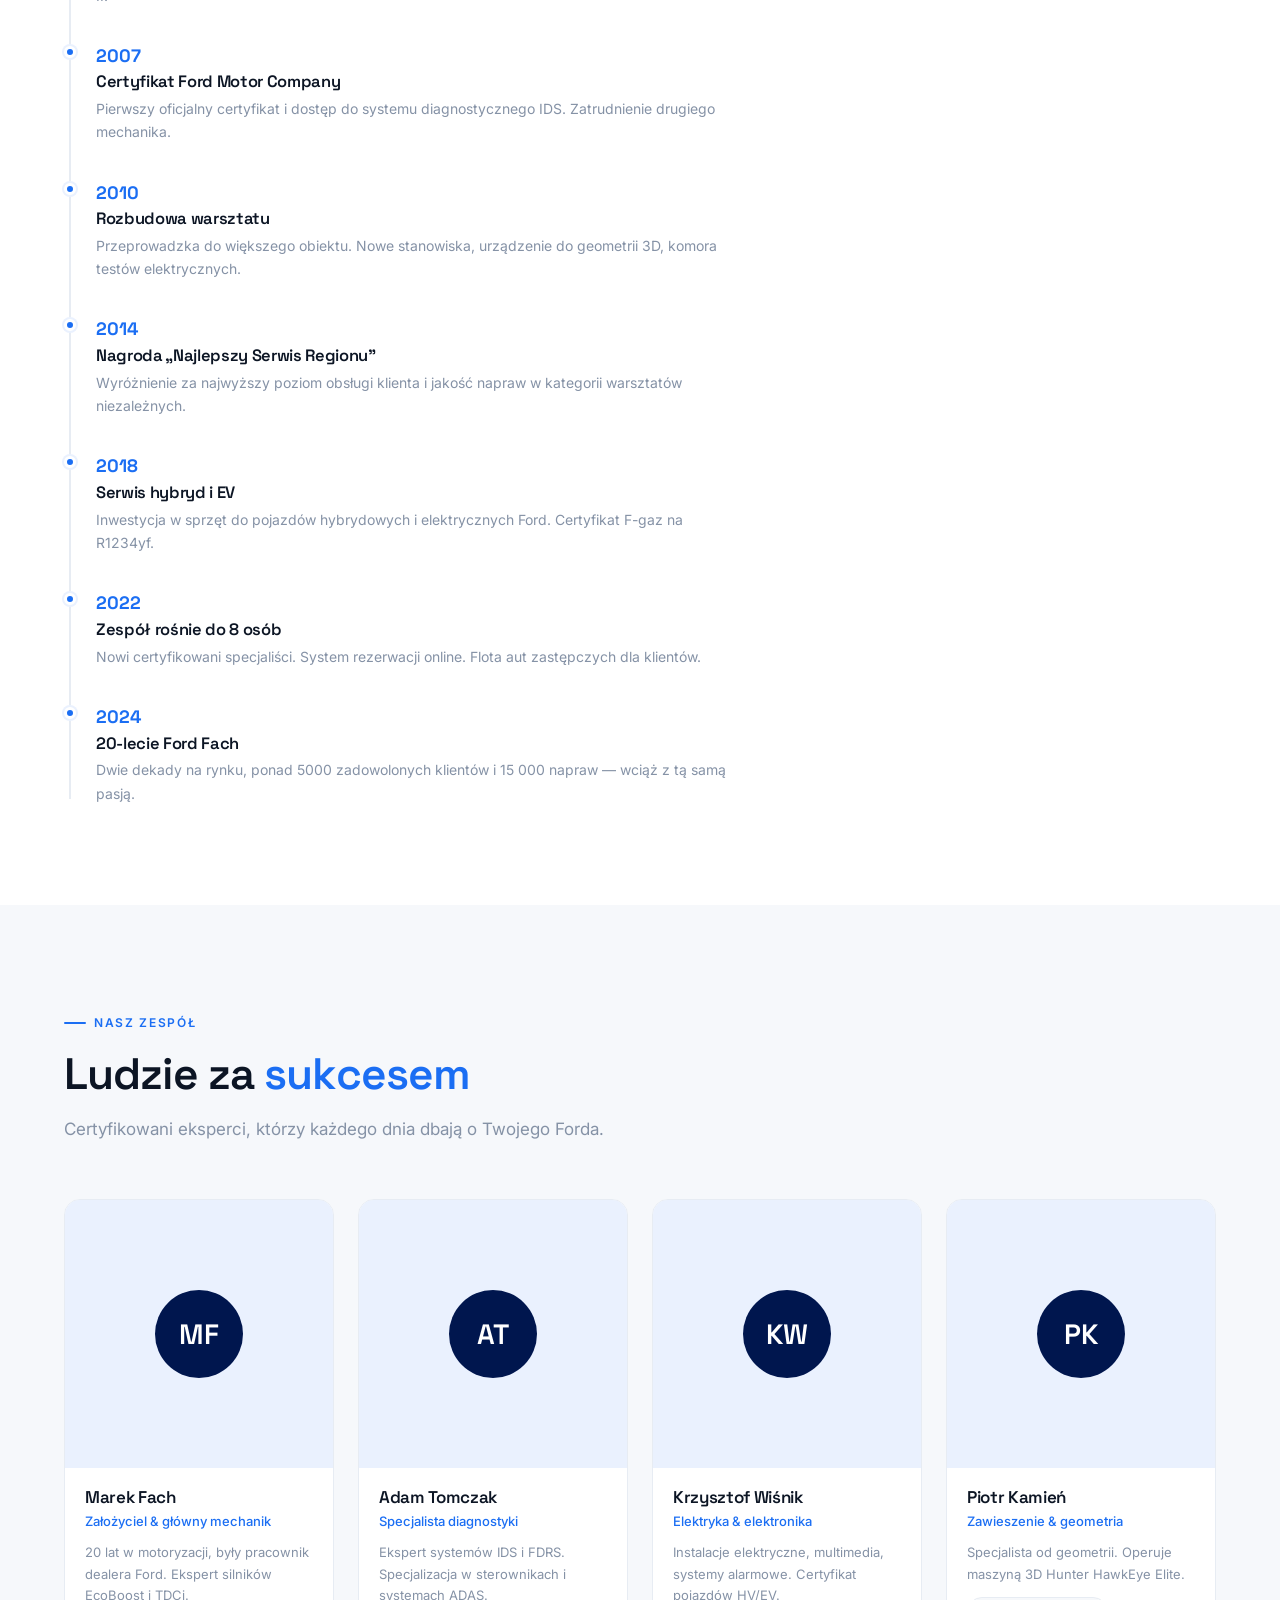
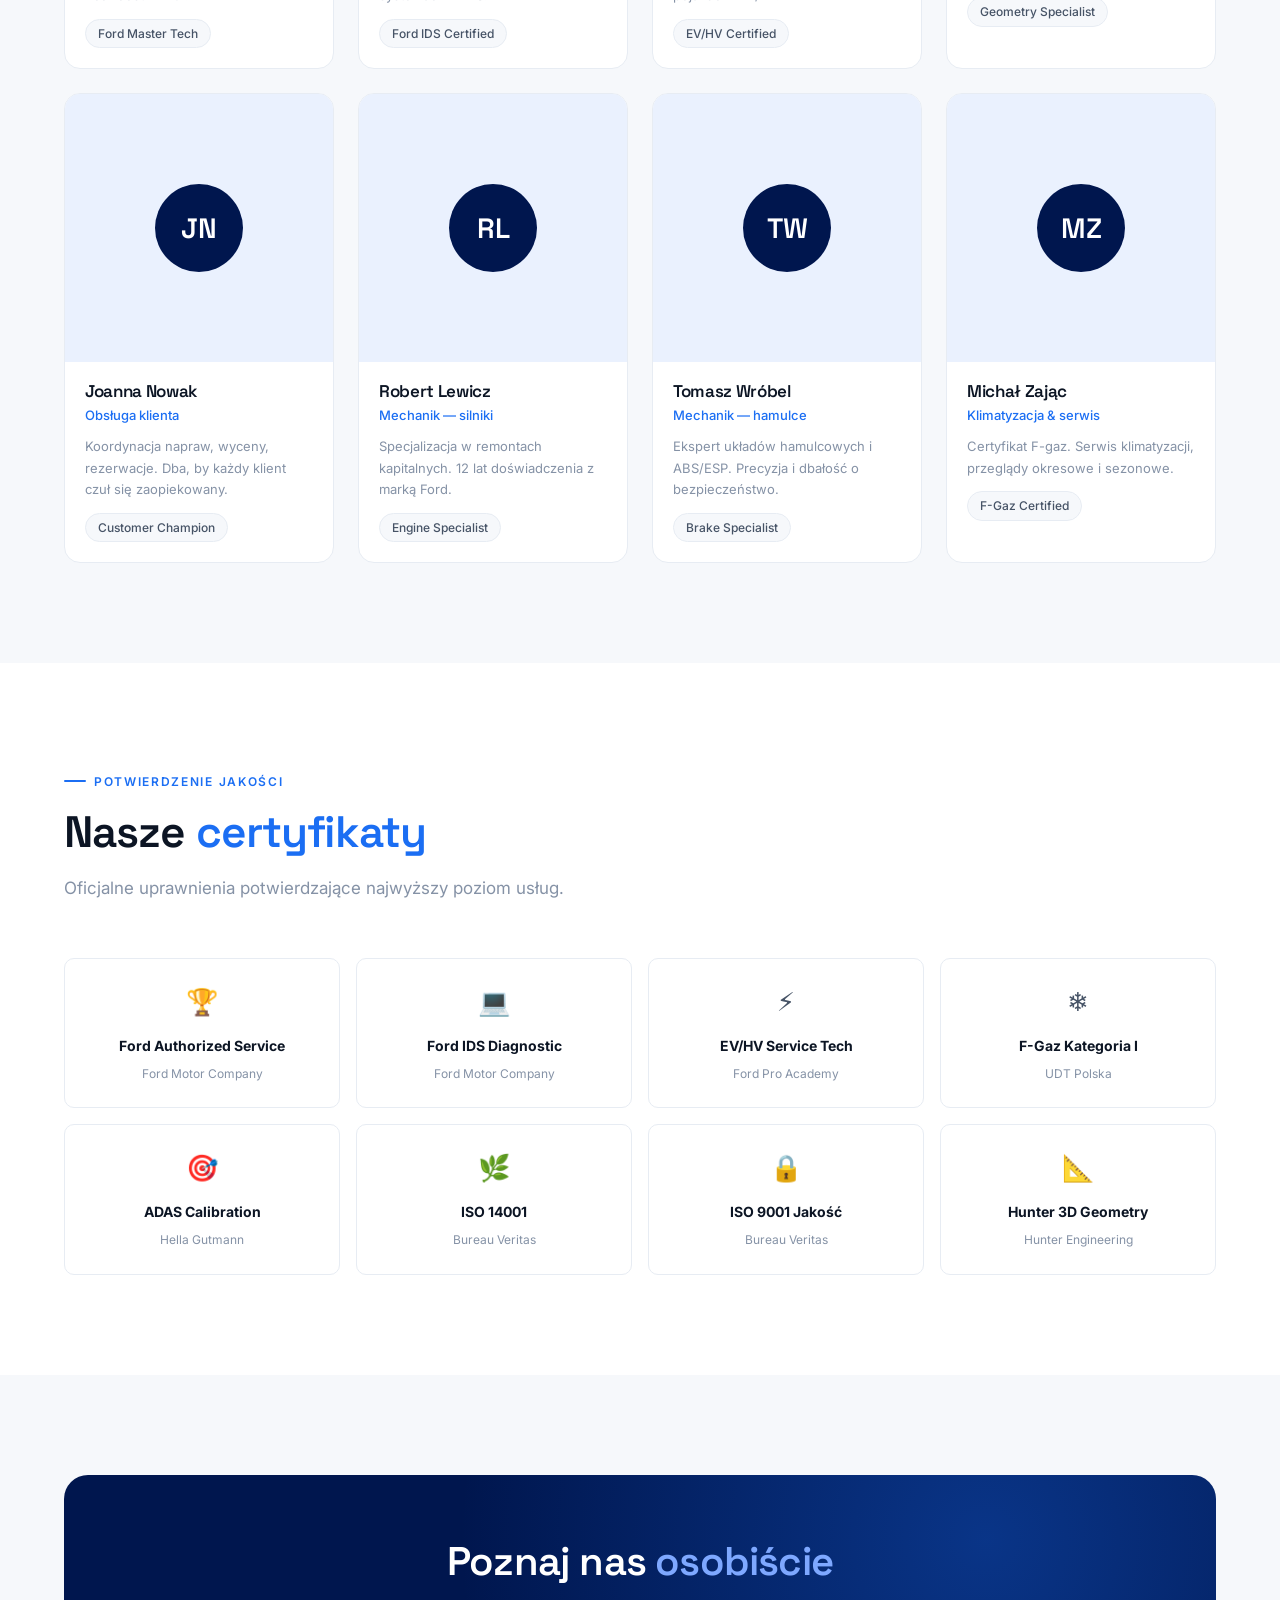
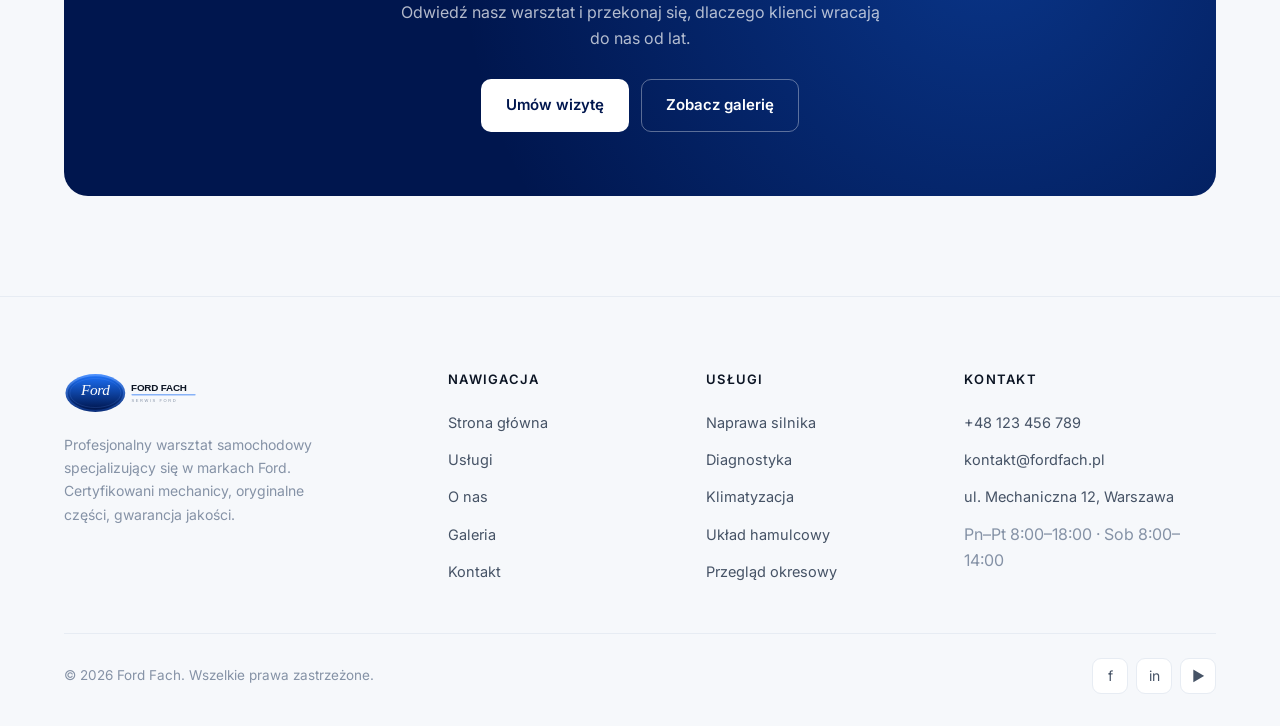
<file: ford-fach/o-nas.html>
<!DOCTYPE html>
<html lang="pl">
<head>
  <meta charset="UTF-8"/>
  <meta name="viewport" content="width=device-width, initial-scale=1.0"/>
  <title>O nas — Ford Fach</title>
  <meta name="description" content="Historia warsztatu Ford Fach: 20 lat doświadczenia, certyfikowani mechanicy i pasja do marki Ford."/>
  <link rel="icon" href="logo.svg" type="image/svg+xml"/>
  <link rel="stylesheet" href="css/style.css"/>
</head>
<body>

<nav class="navbar">
  <div class="nav-inner">
    <a href="index.html" class="nav-logo"><img src="logo.svg" alt="Ford Fach"/></a>
    <ul class="nav-links">
      <li><a href="index.html">Strona główna</a></li>
      <li><a href="uslugi.html">Usługi</a></li>
      <li><a href="o-nas.html" class="active">O nas</a></li>
      <li><a href="galeria.html">Galeria</a></li>
      <li class="nav-cta"><a href="kontakt.html">Umów wizytę</a></li>
    </ul>
    <button class="nav-toggle" aria-label="Menu"><span></span><span></span><span></span></button>
  </div>
</nav>

<div class="page-hero">
  <div class="container">
    <span class="eyebrow">Nasza historia</span>
    <h1>O <em>Ford Fach</em></h1>
    <p>Dwadzieścia lat pasji, doświadczenia i zaangażowania. Poznaj ludzi stojących za jednym z najlepszych warsztatów Ford w regionie.</p>
    <div class="breadcrumb"><a href="index.html">Strona główna</a> <span>›</span> O nas</div>
  </div>
</div>

<!-- STORY -->
<section>
  <div class="container split">
    <div class="split-media reveal"><img src="img/mechanic2.jpg" alt="Warsztat Ford Fach"/></div>
    <div class="reveal">
      <span class="eyebrow">Nasza misja</span>
      <h2 class="h-title">Pasja do <em>marki Ford</em></h2>
      <p style="margin-bottom:16px">Ford Fach powstał w 2004 roku z prostego przekonania: właściciel Forda zasługuje na warsztat, który zna jego samochód tak dobrze jak producent. Od pierwszego dnia postawiliśmy na specjalizację, jakość i szczerość wobec klientów.</p>
      <p style="margin-bottom:16px">Dziś jesteśmy jednym z nielicznych warsztatów w regionie z pełnym dostępem do systemów Ford IDS, certyfikacją producenta i regularnymi szkoleniami. Każdy mechanik w naszym zespole to certyfikowany specjalista Ford.</p>
      <p>Używamy wyłącznie oryginalnych części lub certyfikowanych zamienników OEM. Każda naprawa objęta jest 24-miesięczną gwarancją.</p>
    </div>
  </div>
</section>

<!-- STATS -->
<section class="stats-band" style="padding:0">
  <div class="container"><div class="stats-grid">
    <div class="stat"><div class="stat-num"><span data-target="20" data-suffix="+">0</span></div><div class="stat-label">Lat doświadczenia</div></div>
    <div class="stat"><div class="stat-num"><span data-target="15000" data-suffix="+">0</span></div><div class="stat-label">Napraw wykonanych</div></div>
    <div class="stat"><div class="stat-num"><span data-target="8">0</span></div><div class="stat-label">Mechaników w zespole</div></div>
    <div class="stat"><div class="stat-num"><span data-target="12">0</span></div><div class="stat-label">Certyfikatów Ford</div></div>
  </div></div>
</section>

<!-- TIMELINE -->
<section>
  <div class="container">
    <div class="section-head reveal">
      <span class="eyebrow">Nasza droga</span>
      <h2 class="h-title">Historia <em>Ford Fach</em></h2>
      <p class="h-sub">Od małego garażu do jednego z najlepszych serwisów Ford w regionie.</p>
    </div>
    <div class="timeline reveal">
      <div class="tl-item"><div class="tl-year">2004</div><h4>Założenie warsztatu</h4><p>Marek Fach otwiera jednoosobowy warsztat na ul. Mechanicznej. Pierwsza naprawa — Ford Focus II.</p></div>
      <div class="tl-item"><div class="tl-year">2007</div><h4>Certyfikat Ford Motor Company</h4><p>Pierwszy oficjalny certyfikat i dostęp do systemu diagnostycznego IDS. Zatrudnienie drugiego mechanika.</p></div>
      <div class="tl-item"><div class="tl-year">2010</div><h4>Rozbudowa warsztatu</h4><p>Przeprowadzka do większego obiektu. Nowe stanowiska, urządzenie do geometrii 3D, komora testów elektrycznych.</p></div>
      <div class="tl-item"><div class="tl-year">2014</div><h4>Nagroda „Najlepszy Serwis Regionu”</h4><p>Wyróżnienie za najwyższy poziom obsługi klienta i jakość napraw w kategorii warsztatów niezależnych.</p></div>
      <div class="tl-item"><div class="tl-year">2018</div><h4>Serwis hybryd i EV</h4><p>Inwestycja w sprzęt do pojazdów hybrydowych i elektrycznych Ford. Certyfikat F-gaz na R1234yf.</p></div>
      <div class="tl-item"><div class="tl-year">2022</div><h4>Zespół rośnie do 8 osób</h4><p>Nowi certyfikowani specjaliści. System rezerwacji online. Flota aut zastępczych dla klientów.</p></div>
      <div class="tl-item"><div class="tl-year">2024</div><h4>20-lecie Ford Fach</h4><p>Dwie dekady na rynku, ponad 5000 zadowolonych klientów i 15 000 napraw — wciąż z tą samą pasją.</p></div>
    </div>
  </div>
</section>

<!-- TEAM -->
<section class="section-alt">
  <div class="container">
    <div class="section-head reveal">
      <span class="eyebrow">Nasz zespół</span>
      <h2 class="h-title">Ludzie za <em>sukcesem</em></h2>
      <p class="h-sub">Certyfikowani eksperci, którzy każdego dnia dbają o Twojego Forda.</p>
    </div>
    <div class="team-grid">
      <div class="member reveal"><div class="member-photo" style="display:grid;place-items:center"><div class="quote-avatar" style="width:88px;height:88px;font-size:28px">MF</div></div><div class="member-body"><h4>Marek Fach</h4><div class="member-role">Założyciel &amp; główny mechanik</div><p>20 lat w motoryzacji, były pracownik dealera Ford. Ekspert silników EcoBoost i TDCi.</p><span class="chip">Ford Master Tech</span></div></div>
      <div class="member reveal"><div class="member-photo" style="display:grid;place-items:center"><div class="quote-avatar" style="width:88px;height:88px;font-size:28px">AT</div></div><div class="member-body"><h4>Adam Tomczak</h4><div class="member-role">Specjalista diagnostyki</div><p>Ekspert systemów IDS i FDRS. Specjalizacja w sterownikach i systemach ADAS.</p><span class="chip">Ford IDS Certified</span></div></div>
      <div class="member reveal"><div class="member-photo" style="display:grid;place-items:center"><div class="quote-avatar" style="width:88px;height:88px;font-size:28px">KW</div></div><div class="member-body"><h4>Krzysztof Wiśnik</h4><div class="member-role">Elektryka &amp; elektronika</div><p>Instalacje elektryczne, multimedia, systemy alarmowe. Certyfikat pojazdów HV/EV.</p><span class="chip">EV/HV Certified</span></div></div>
      <div class="member reveal"><div class="member-photo" style="display:grid;place-items:center"><div class="quote-avatar" style="width:88px;height:88px;font-size:28px">PK</div></div><div class="member-body"><h4>Piotr Kamień</h4><div class="member-role">Zawieszenie &amp; geometria</div><p>Specjalista od geometrii. Operuje maszyną 3D Hunter HawkEye Elite.</p><span class="chip">Geometry Specialist</span></div></div>
      <div class="member reveal"><div class="member-photo" style="display:grid;place-items:center"><div class="quote-avatar" style="width:88px;height:88px;font-size:28px">JN</div></div><div class="member-body"><h4>Joanna Nowak</h4><div class="member-role">Obsługa klienta</div><p>Koordynacja napraw, wyceny, rezerwacje. Dba, by każdy klient czuł się zaopiekowany.</p><span class="chip">Customer Champion</span></div></div>
      <div class="member reveal"><div class="member-photo" style="display:grid;place-items:center"><div class="quote-avatar" style="width:88px;height:88px;font-size:28px">RL</div></div><div class="member-body"><h4>Robert Lewicz</h4><div class="member-role">Mechanik — silniki</div><p>Specjalizacja w remontach kapitalnych. 12 lat doświadczenia z marką Ford.</p><span class="chip">Engine Specialist</span></div></div>
      <div class="member reveal"><div class="member-photo" style="display:grid;place-items:center"><div class="quote-avatar" style="width:88px;height:88px;font-size:28px">TW</div></div><div class="member-body"><h4>Tomasz Wróbel</h4><div class="member-role">Mechanik — hamulce</div><p>Ekspert układów hamulcowych i ABS/ESP. Precyzja i dbałość o bezpieczeństwo.</p><span class="chip">Brake Specialist</span></div></div>
      <div class="member reveal"><div class="member-photo" style="display:grid;place-items:center"><div class="quote-avatar" style="width:88px;height:88px;font-size:28px">MZ</div></div><div class="member-body"><h4>Michał Zając</h4><div class="member-role">Klimatyzacja &amp; serwis</div><p>Certyfikat F-gaz. Serwis klimatyzacji, przeglądy okresowe i sezonowe.</p><span class="chip">F-Gaz Certified</span></div></div>
    </div>
  </div>
</section>

<!-- CERTIFICATES -->
<section>
  <div class="container">
    <div class="section-head reveal">
      <span class="eyebrow">Potwierdzenie jakości</span>
      <h2 class="h-title">Nasze <em>certyfikaty</em></h2>
      <p class="h-sub">Oficjalne uprawnienia potwierdzające najwyższy poziom usług.</p>
    </div>
    <div class="cert-grid reveal">
      <div class="cert"><div class="cert-ic">🏆</div><b>Ford Authorized Service</b><span>Ford Motor Company</span></div>
      <div class="cert"><div class="cert-ic">💻</div><b>Ford IDS Diagnostic</b><span>Ford Motor Company</span></div>
      <div class="cert"><div class="cert-ic">⚡</div><b>EV/HV Service Tech</b><span>Ford Pro Academy</span></div>
      <div class="cert"><div class="cert-ic">❄️</div><b>F-Gaz Kategoria I</b><span>UDT Polska</span></div>
      <div class="cert"><div class="cert-ic">🎯</div><b>ADAS Calibration</b><span>Hella Gutmann</span></div>
      <div class="cert"><div class="cert-ic">🌿</div><b>ISO 14001</b><span>Bureau Veritas</span></div>
      <div class="cert"><div class="cert-ic">🔒</div><b>ISO 9001 Jakość</b><span>Bureau Veritas</span></div>
      <div class="cert"><div class="cert-ic">📐</div><b>Hunter 3D Geometry</b><span>Hunter Engineering</span></div>
    </div>
  </div>
</section>

<!-- CTA -->
<section class="section-alt">
  <div class="container"><div class="cta-band reveal">
    <h2>Poznaj nas <em>osobiście</em></h2>
    <p>Odwiedź nasz warsztat i przekonaj się, dlaczego klienci wracają do nas od lat.</p>
    <div class="cta-actions">
      <a href="kontakt.html" class="btn btn-light">Umów wizytę</a>
      <a href="galeria.html" class="btn btn-outline-light">Zobacz galerię</a>
    </div>
  </div></div>
</section>

<footer>
  <div class="container">
    <div class="footer-grid">
      <div class="footer-brand"><img src="logo.svg" alt="Ford Fach"/><p>Profesjonalny warsztat samochodowy specjalizujący się w markach Ford. Certyfikowani mechanicy, oryginalne części, gwarancja jakości.</p></div>
      <div class="footer-col"><h5>Nawigacja</h5><ul><li><a href="index.html">Strona główna</a></li><li><a href="uslugi.html">Usługi</a></li><li><a href="o-nas.html">O nas</a></li><li><a href="galeria.html">Galeria</a></li><li><a href="kontakt.html">Kontakt</a></li></ul></div>
      <div class="footer-col"><h5>Usługi</h5><ul><li><a href="uslugi.html">Naprawa silnika</a></li><li><a href="uslugi.html">Diagnostyka</a></li><li><a href="uslugi.html">Klimatyzacja</a></li><li><a href="uslugi.html">Układ hamulcowy</a></li><li><a href="uslugi.html">Przegląd okresowy</a></li></ul></div>
      <div class="footer-col"><h5>Kontakt</h5><ul><li><a href="tel:+48123456789">+48 123 456 789</a></li><li><a href="mailto:kontakt@fordfach.pl">kontakt@fordfach.pl</a></li><li><a href="#">ul. Mechaniczna 12, Warszawa</a></li><li style="color:var(--muted)">Pn–Pt 8:00–18:00 · Sob 8:00–14:00</li></ul></div>
    </div>
    <div class="footer-bottom"><p>© <span class="year"></span> Ford Fach. Wszelkie prawa zastrzeżone.</p><div class="footer-social"><a href="#">f</a><a href="#">in</a><a href="#">▶</a></div></div>
  </div>
</footer>

<script src="js/main.js"></script>
</body>
</html>
</file>
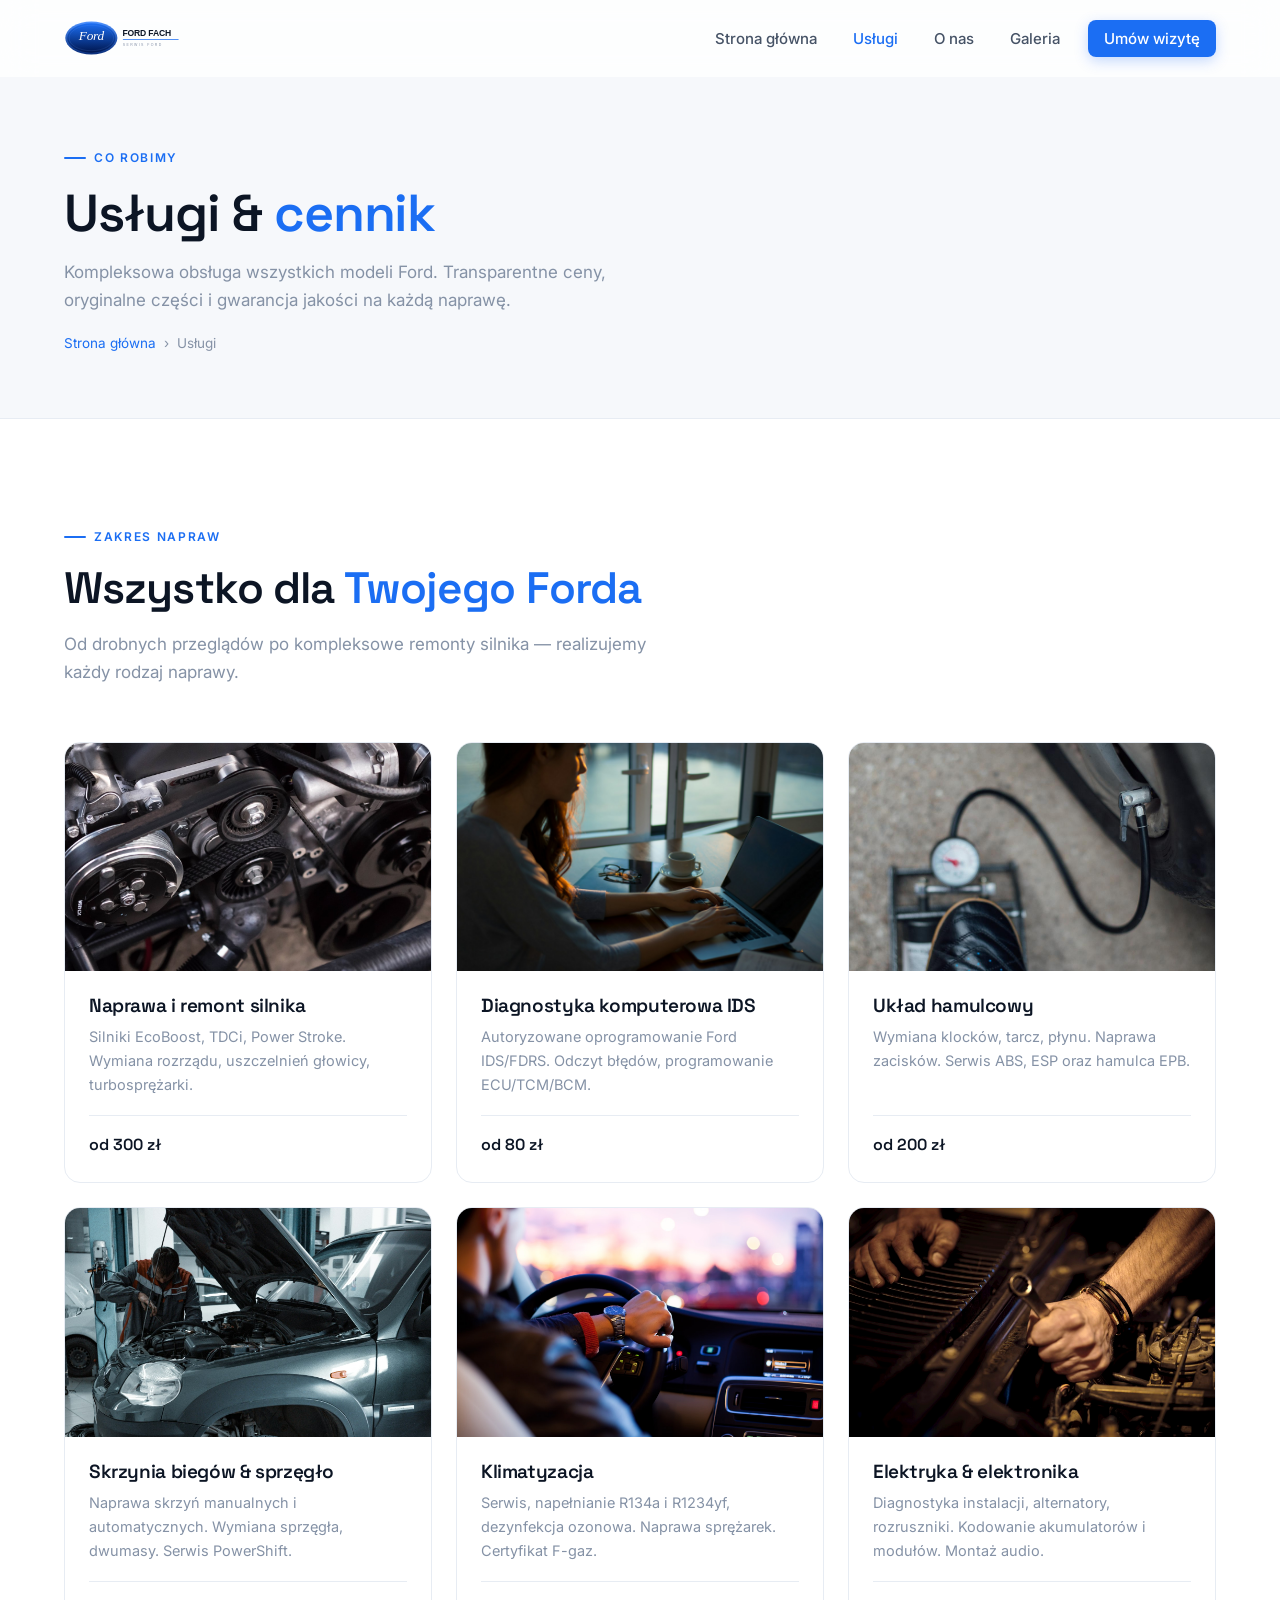
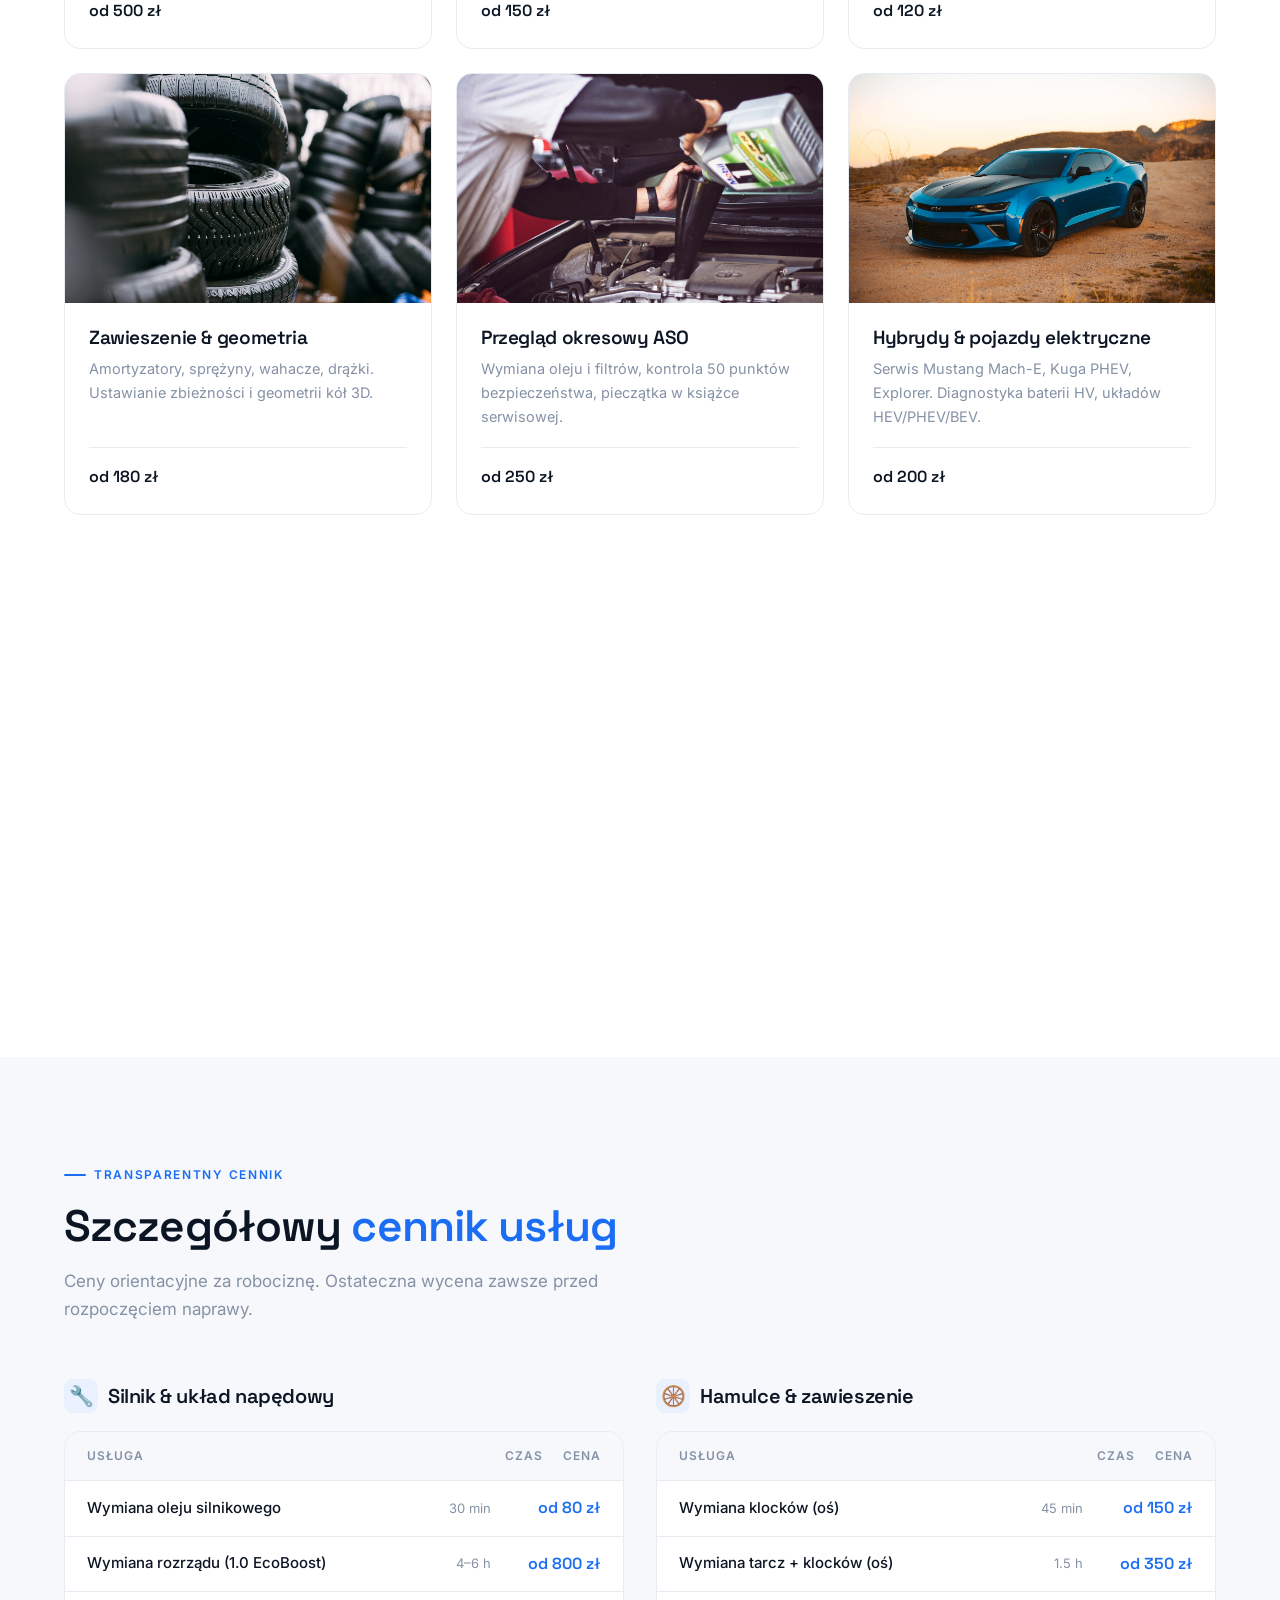
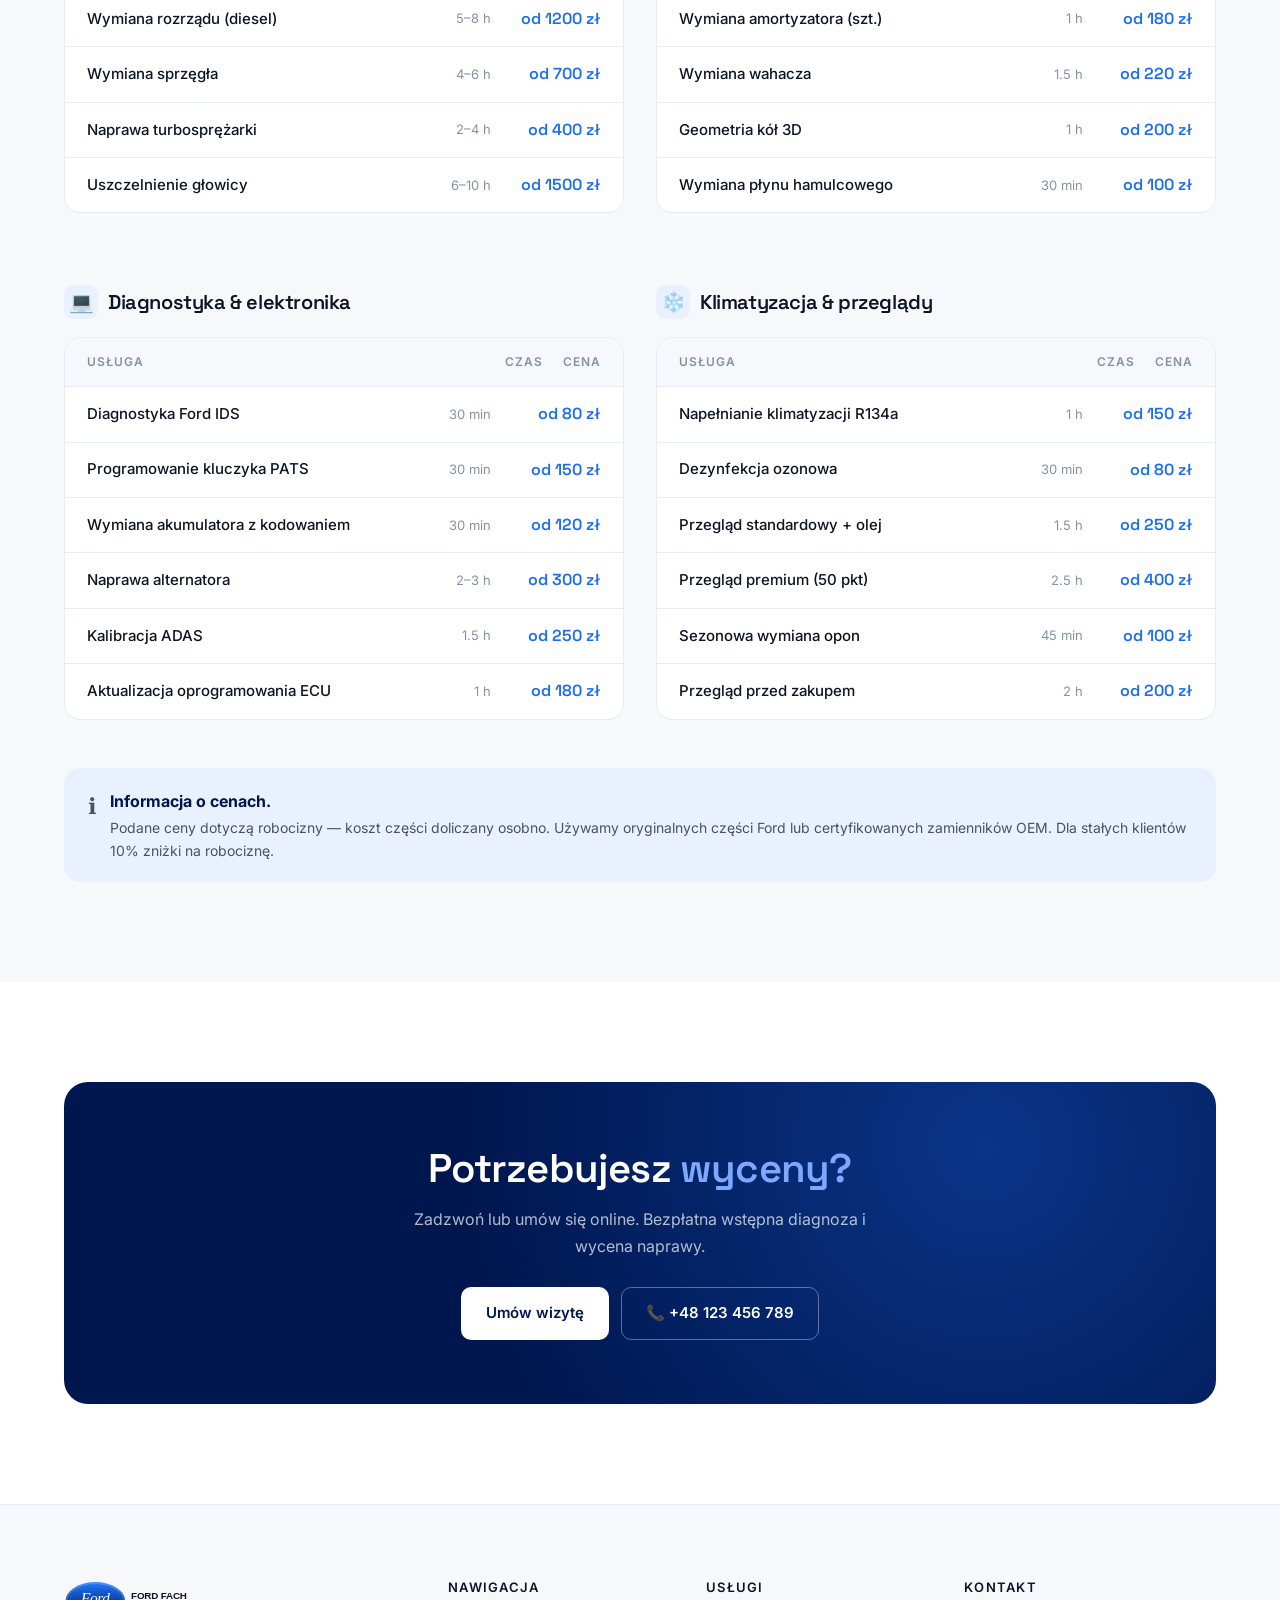
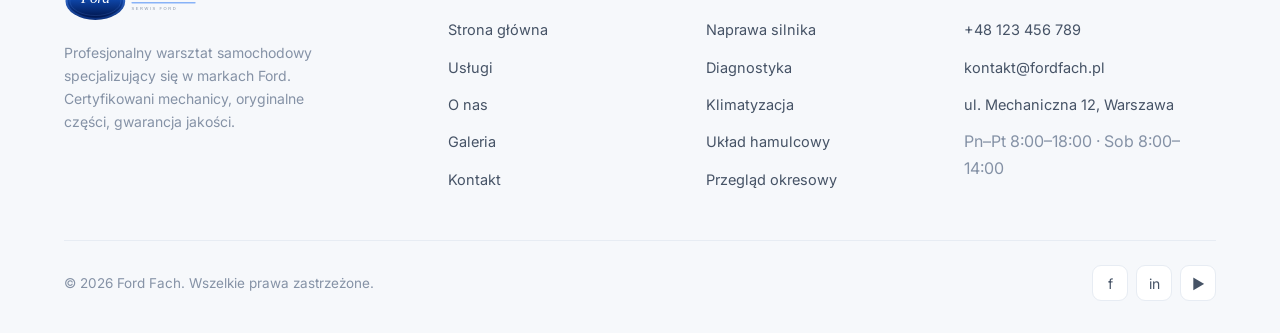
<file: ford-fach/uslugi.html>
<!DOCTYPE html>
<html lang="pl">
<head>
  <meta charset="UTF-8"/>
  <meta name="viewport" content="width=device-width, initial-scale=1.0"/>
  <title>Usługi &amp; Cennik — Ford Fach</title>
  <meta name="description" content="Pełny zakres usług i przejrzysty cennik warsztatu Ford Fach: naprawa silnika, diagnostyka, hamulce, klimatyzacja, przeglądy."/>
  <link rel="icon" href="logo.svg" type="image/svg+xml"/>
  <link rel="stylesheet" href="css/style.css"/>
</head>
<body>

<nav class="navbar">
  <div class="nav-inner">
    <a href="index.html" class="nav-logo"><img src="logo.svg" alt="Ford Fach"/></a>
    <ul class="nav-links">
      <li><a href="index.html">Strona główna</a></li>
      <li><a href="uslugi.html" class="active">Usługi</a></li>
      <li><a href="o-nas.html">O nas</a></li>
      <li><a href="galeria.html">Galeria</a></li>
      <li class="nav-cta"><a href="kontakt.html">Umów wizytę</a></li>
    </ul>
    <button class="nav-toggle" aria-label="Menu"><span></span><span></span><span></span></button>
  </div>
</nav>

<div class="page-hero">
  <div class="container">
    <span class="eyebrow">Co robimy</span>
    <h1>Usługi &amp; <em>cennik</em></h1>
    <p>Kompleksowa obsługa wszystkich modeli Ford. Transparentne ceny, oryginalne części i gwarancja jakości na każdą naprawę.</p>
    <div class="breadcrumb"><a href="index.html">Strona główna</a> <span>›</span> Usługi</div>
  </div>
</div>

<!-- SERVICE CARDS -->
<section>
  <div class="container">
    <div class="section-head reveal">
      <span class="eyebrow">Zakres napraw</span>
      <h2 class="h-title">Wszystko dla <em>Twojego Forda</em></h2>
      <p class="h-sub">Od drobnych przeglądów po kompleksowe remonty silnika — realizujemy każdy rodzaj naprawy.</p>
    </div>
    <div class="cards-grid">
      <div class="card reveal"><div class="card-media"><img src="img/engine.jpg" alt=""/></div><div class="card-body"><h3>Naprawa i remont silnika</h3><p>Silniki EcoBoost, TDCi, Power Stroke. Wymiana rozrządu, uszczelnień głowicy, turbosprężarki.</p><div class="card-foot"><span class="card-price">od 300 zł</span></div></div></div>
      <div class="card reveal"><div class="card-media"><img src="img/garage.jpg" alt=""/></div><div class="card-body"><h3>Diagnostyka komputerowa IDS</h3><p>Autoryzowane oprogramowanie Ford IDS/FDRS. Odczyt błędów, programowanie ECU/TCM/BCM.</p><div class="card-foot"><span class="card-price">od 80 zł</span></div></div></div>
      <div class="card reveal"><div class="card-media"><img src="img/wheel.jpg" alt=""/></div><div class="card-body"><h3>Układ hamulcowy</h3><p>Wymiana klocków, tarcz, płynu. Naprawa zacisków. Serwis ABS, ESP oraz hamulca EPB.</p><div class="card-foot"><span class="card-price">od 200 zł</span></div></div></div>
      <div class="card reveal"><div class="card-media"><img src="img/mechanic2.jpg" alt=""/></div><div class="card-body"><h3>Skrzynia biegów &amp; sprzęgło</h3><p>Naprawa skrzyń manualnych i automatycznych. Wymiana sprzęgła, dwumasy. Serwis PowerShift.</p><div class="card-foot"><span class="card-price">od 500 zł</span></div></div></div>
      <div class="card reveal"><div class="card-media"><img src="img/dashboard.jpg" alt=""/></div><div class="card-body"><h3>Klimatyzacja</h3><p>Serwis, napełnianie R134a i R1234yf, dezynfekcja ozonowa. Naprawa sprężarek. Certyfikat F-gaz.</p><div class="card-foot"><span class="card-price">od 150 zł</span></div></div></div>
      <div class="card reveal"><div class="card-media"><img src="img/key.jpg" alt=""/></div><div class="card-body"><h3>Elektryka &amp; elektronika</h3><p>Diagnostyka instalacji, alternatory, rozruszniki. Kodowanie akumulatorów i modułów. Montaż audio.</p><div class="card-foot"><span class="card-price">od 120 zł</span></div></div></div>
      <div class="card reveal"><div class="card-media"><img src="img/tire.jpg" alt=""/></div><div class="card-body"><h3>Zawieszenie &amp; geometria</h3><p>Amortyzatory, sprężyny, wahacze, drążki. Ustawianie zbieżności i geometrii kół 3D.</p><div class="card-foot"><span class="card-price">od 180 zł</span></div></div></div>
      <div class="card reveal"><div class="card-media"><img src="img/tools.jpg" alt=""/></div><div class="card-body"><h3>Przegląd okresowy ASO</h3><p>Wymiana oleju i filtrów, kontrola 50 punktów bezpieczeństwa, pieczątka w książce serwisowej.</p><div class="card-foot"><span class="card-price">od 250 zł</span></div></div></div>
      <div class="card reveal"><div class="card-media"><img src="img/carblue.jpg" alt=""/></div><div class="card-body"><h3>Hybrydy &amp; pojazdy elektryczne</h3><p>Serwis Mustang Mach-E, Kuga PHEV, Explorer. Diagnostyka baterii HV, układów HEV/PHEV/BEV.</p><div class="card-foot"><span class="card-price">od 200 zł</span></div></div></div>
      <div class="card reveal"><div class="card-media"><img src="img/service.jpg" alt=""/></div><div class="card-body"><h3>Sezonowa wymiana opon</h3><p>Przechowalnia opon, wyważanie, naprawa. Kontrola stanu ogumienia przed sezonem.</p><div class="card-foot"><span class="card-price">od 100 zł</span></div></div></div>
    </div>
  </div>
</section>

<!-- PRICE TABLES -->
<section class="section-alt">
  <div class="container">
    <div class="section-head reveal">
      <span class="eyebrow">Transparentny cennik</span>
      <h2 class="h-title">Szczegółowy <em>cennik usług</em></h2>
      <p class="h-sub">Ceny orientacyjne za robociznę. Ostateczna wycena zawsze przed rozpoczęciem naprawy.</p>
    </div>

    <div style="display:grid;grid-template-columns:1fr 1fr;gap:32px" class="reveal">
      <div class="price-block">
        <h3><span class="pic">🔧</span> Silnik &amp; układ napędowy</h3>
        <div class="ptable">
          <div class="ptable-head"><span>Usługa</span><span>Czas</span><span>Cena</span></div>
          <div class="prow"><span class="p-name">Wymiana oleju silnikowego</span><span class="p-time">30 min</span><span class="p-cost">od 80 zł</span></div>
          <div class="prow"><span class="p-name">Wymiana rozrządu (1.0 EcoBoost)</span><span class="p-time">4–6 h</span><span class="p-cost">od 800 zł</span></div>
          <div class="prow"><span class="p-name">Wymiana rozrządu (diesel)</span><span class="p-time">5–8 h</span><span class="p-cost">od 1200 zł</span></div>
          <div class="prow"><span class="p-name">Wymiana sprzęgła</span><span class="p-time">4–6 h</span><span class="p-cost">od 700 zł</span></div>
          <div class="prow"><span class="p-name">Naprawa turbosprężarki</span><span class="p-time">2–4 h</span><span class="p-cost">od 400 zł</span></div>
          <div class="prow"><span class="p-name">Uszczelnienie głowicy</span><span class="p-time">6–10 h</span><span class="p-cost">od 1500 zł</span></div>
        </div>
      </div>
      <div class="price-block">
        <h3><span class="pic">🛞</span> Hamulce &amp; zawieszenie</h3>
        <div class="ptable">
          <div class="ptable-head"><span>Usługa</span><span>Czas</span><span>Cena</span></div>
          <div class="prow"><span class="p-name">Wymiana klocków (oś)</span><span class="p-time">45 min</span><span class="p-cost">od 150 zł</span></div>
          <div class="prow"><span class="p-name">Wymiana tarcz + klocków (oś)</span><span class="p-time">1.5 h</span><span class="p-cost">od 350 zł</span></div>
          <div class="prow"><span class="p-name">Wymiana amortyzatora (szt.)</span><span class="p-time">1 h</span><span class="p-cost">od 180 zł</span></div>
          <div class="prow"><span class="p-name">Wymiana wahacza</span><span class="p-time">1.5 h</span><span class="p-cost">od 220 zł</span></div>
          <div class="prow"><span class="p-name">Geometria kół 3D</span><span class="p-time">1 h</span><span class="p-cost">od 200 zł</span></div>
          <div class="prow"><span class="p-name">Wymiana płynu hamulcowego</span><span class="p-time">30 min</span><span class="p-cost">od 100 zł</span></div>
        </div>
      </div>
      <div class="price-block">
        <h3><span class="pic">💻</span> Diagnostyka &amp; elektronika</h3>
        <div class="ptable">
          <div class="ptable-head"><span>Usługa</span><span>Czas</span><span>Cena</span></div>
          <div class="prow"><span class="p-name">Diagnostyka Ford IDS</span><span class="p-time">30 min</span><span class="p-cost">od 80 zł</span></div>
          <div class="prow"><span class="p-name">Programowanie kluczyka PATS</span><span class="p-time">30 min</span><span class="p-cost">od 150 zł</span></div>
          <div class="prow"><span class="p-name">Wymiana akumulatora z kodowaniem</span><span class="p-time">30 min</span><span class="p-cost">od 120 zł</span></div>
          <div class="prow"><span class="p-name">Naprawa alternatora</span><span class="p-time">2–3 h</span><span class="p-cost">od 300 zł</span></div>
          <div class="prow"><span class="p-name">Kalibracja ADAS</span><span class="p-time">1.5 h</span><span class="p-cost">od 250 zł</span></div>
          <div class="prow"><span class="p-name">Aktualizacja oprogramowania ECU</span><span class="p-time">1 h</span><span class="p-cost">od 180 zł</span></div>
        </div>
      </div>
      <div class="price-block">
        <h3><span class="pic">❄️</span> Klimatyzacja &amp; przeglądy</h3>
        <div class="ptable">
          <div class="ptable-head"><span>Usługa</span><span>Czas</span><span>Cena</span></div>
          <div class="prow"><span class="p-name">Napełnianie klimatyzacji R134a</span><span class="p-time">1 h</span><span class="p-cost">od 150 zł</span></div>
          <div class="prow"><span class="p-name">Dezynfekcja ozonowa</span><span class="p-time">30 min</span><span class="p-cost">od 80 zł</span></div>
          <div class="prow"><span class="p-name">Przegląd standardowy + olej</span><span class="p-time">1.5 h</span><span class="p-cost">od 250 zł</span></div>
          <div class="prow"><span class="p-name">Przegląd premium (50 pkt)</span><span class="p-time">2.5 h</span><span class="p-cost">od 400 zł</span></div>
          <div class="prow"><span class="p-name">Sezonowa wymiana opon</span><span class="p-time">45 min</span><span class="p-cost">od 100 zł</span></div>
          <div class="prow"><span class="p-name">Przegląd przed zakupem</span><span class="p-time">2 h</span><span class="p-cost">od 200 zł</span></div>
        </div>
      </div>
    </div>

    <div class="note reveal">
      <span style="font-size:22px">ℹ️</span>
      <div><b>Informacja o cenach.</b><p>Podane ceny dotyczą robocizny — koszt części doliczany osobno. Używamy oryginalnych części Ford lub certyfikowanych zamienników OEM. Dla stałych klientów 10% zniżki na robociznę.</p></div>
    </div>
  </div>
</section>

<!-- CTA -->
<section>
  <div class="container"><div class="cta-band reveal">
    <h2>Potrzebujesz <em>wyceny?</em></h2>
    <p>Zadzwoń lub umów się online. Bezpłatna wstępna diagnoza i wycena naprawy.</p>
    <div class="cta-actions">
      <a href="kontakt.html" class="btn btn-light">Umów wizytę</a>
      <a href="tel:+48123456789" class="btn btn-outline-light">📞 +48 123 456 789</a>
    </div>
  </div></div>
</section>

<footer>
  <div class="container">
    <div class="footer-grid">
      <div class="footer-brand"><img src="logo.svg" alt="Ford Fach"/><p>Profesjonalny warsztat samochodowy specjalizujący się w markach Ford. Certyfikowani mechanicy, oryginalne części, gwarancja jakości.</p></div>
      <div class="footer-col"><h5>Nawigacja</h5><ul><li><a href="index.html">Strona główna</a></li><li><a href="uslugi.html">Usługi</a></li><li><a href="o-nas.html">O nas</a></li><li><a href="galeria.html">Galeria</a></li><li><a href="kontakt.html">Kontakt</a></li></ul></div>
      <div class="footer-col"><h5>Usługi</h5><ul><li><a href="uslugi.html">Naprawa silnika</a></li><li><a href="uslugi.html">Diagnostyka</a></li><li><a href="uslugi.html">Klimatyzacja</a></li><li><a href="uslugi.html">Układ hamulcowy</a></li><li><a href="uslugi.html">Przegląd okresowy</a></li></ul></div>
      <div class="footer-col"><h5>Kontakt</h5><ul><li><a href="tel:+48123456789">+48 123 456 789</a></li><li><a href="mailto:kontakt@fordfach.pl">kontakt@fordfach.pl</a></li><li><a href="#">ul. Mechaniczna 12, Warszawa</a></li><li style="color:var(--muted)">Pn–Pt 8:00–18:00 · Sob 8:00–14:00</li></ul></div>
    </div>
    <div class="footer-bottom"><p>© <span class="year"></span> Ford Fach. Wszelkie prawa zastrzeżone.</p><div class="footer-social"><a href="#">f</a><a href="#">in</a><a href="#">▶</a></div></div>
  </div>
</footer>

<script src="js/main.js"></script>
</body>
</html>
</file>
<file: ford-fach/css/style.css>
/* ============================================================
   FORD FACH — LIGHT MINIMAL DESIGN SYSTEM
   ============================================================ */

@import url('https://fonts.googleapis.com/css2?family=Inter:wght@400;500;600;700&family=Space+Grotesk:wght@500;600;700&display=swap');

:root {
  --blue:        #1B6EF3;   /* accent bright blue */
  --blue-deep:   #00164E;   /* Ford deep navy */
  --blue-soft:   #EAF1FE;   /* tint */
  --ink:         #0C1524;   /* headings */
  --body:        #465366;   /* body text */
  --muted:       #8592A6;   /* secondary */
  --line:        #E7ECF3;   /* borders */
  --bg:          #FFFFFF;
  --bg-alt:      #F6F8FB;
  --bg-navy:     #00164E;
  --white:       #FFFFFF;
  --radius:      16px;
  --radius-sm:   10px;
  --shadow-sm:   0 1px 2px rgba(12,21,36,.04), 0 2px 8px rgba(12,21,36,.04);
  --shadow-md:   0 4px 12px rgba(12,21,36,.06), 0 12px 32px rgba(12,21,36,.06);
  --shadow-lg:   0 20px 48px rgba(12,21,36,.10);
  --maxw:        1200px;
  --sans:        'Inter', system-ui, sans-serif;
  --display:     'Space Grotesk', 'Inter', sans-serif;
}

*, *::before, *::after { box-sizing: border-box; margin: 0; padding: 0; }
html { scroll-behavior: smooth; -webkit-text-size-adjust: 100%; }

body {
  font-family: var(--sans);
  color: var(--body);
  background: var(--bg);
  line-height: 1.65;
  font-size: 16px;
  -webkit-font-smoothing: antialiased;
  overflow-x: hidden;
}

img { max-width: 100%; display: block; }
a { color: inherit; text-decoration: none; }

h1, h2, h3, h4 { color: var(--ink); font-family: var(--display); line-height: 1.15; letter-spacing: -.02em; font-weight: 600; }

::selection { background: var(--blue); color: #fff; }

/* ── LAYOUT ── */
.container { max-width: var(--maxw); margin: 0 auto; padding: 0 24px; }
section { padding: 100px 0; }
.section-alt { background: var(--bg-alt); }

.eyebrow {
  display: inline-flex; align-items: center; gap: 8px;
  font-size: 12px; font-weight: 600; letter-spacing: .14em;
  text-transform: uppercase; color: var(--blue); margin-bottom: 16px;
}
.eyebrow::before { content: ''; width: 22px; height: 2px; background: var(--blue); border-radius: 2px; }

.section-head { max-width: 620px; margin-bottom: 56px; }
.section-head.center { margin-left: auto; margin-right: auto; text-align: center; }
.section-head.center .eyebrow { justify-content: center; }
.h-title { font-size: clamp(28px, 4vw, 44px); margin-bottom: 16px; }
.h-title em { font-style: normal; color: var(--blue); }
.h-sub { color: var(--muted); font-size: 17px; }

/* ── BUTTONS ── */
.btn {
  display: inline-flex; align-items: center; gap: 8px;
  padding: 13px 24px; border-radius: 10px; font-weight: 600; font-size: 15px;
  cursor: pointer; border: 1px solid transparent; transition: all .2s ease;
  font-family: var(--sans);
}
.btn-primary { background: var(--blue); color: #fff; box-shadow: 0 4px 14px rgba(27,110,243,.28); }
.btn-primary:hover { background: #1560db; transform: translateY(-1px); box-shadow: 0 8px 22px rgba(27,110,243,.34); }
.btn-ghost { background: #fff; color: var(--ink); border-color: var(--line); box-shadow: var(--shadow-sm); }
.btn-ghost:hover { border-color: var(--blue); color: var(--blue); }
.btn-dark { background: var(--ink); color: #fff; }
.btn-dark:hover { background: #000; transform: translateY(-1px); }
.btn-light { background: #fff; color: var(--blue-deep); }
.btn-light:hover { transform: translateY(-1px); box-shadow: var(--shadow-md); }
.btn-outline-light { background: transparent; color: #fff; border-color: rgba(255,255,255,.35); }
.btn-outline-light:hover { background: rgba(255,255,255,.1); border-color: #fff; }

/* ══════════════ NAVBAR ══════════════ */
.navbar {
  position: fixed; top: 0; left: 0; right: 0; z-index: 100;
  background: rgba(255,255,255,.8); backdrop-filter: blur(16px);
  border-bottom: 1px solid transparent; transition: all .25s ease;
}
.navbar.scrolled { border-bottom-color: var(--line); box-shadow: var(--shadow-sm); background: rgba(255,255,255,.92); }
.nav-inner { max-width: var(--maxw); margin: 0 auto; padding: 0 24px; height: 76px; display: flex; align-items: center; justify-content: space-between; }
.nav-logo { display: flex; align-items: center; }
.nav-logo img { height: 42px; }
.nav-links { display: flex; align-items: center; gap: 4px; list-style: none; }
.nav-links > li > a {
  padding: 9px 16px; font-size: 15px; font-weight: 500; color: var(--body);
  border-radius: 8px; transition: all .2s ease;
}
.nav-links > li > a:hover { color: var(--ink); background: var(--bg-alt); }
.nav-links > li > a.active { color: var(--blue); }
.nav-cta { margin-left: 8px; }
.nav-cta a { background: var(--blue); color: #fff !important; padding: 10px 20px; border-radius: 9px; font-weight: 600; box-shadow: 0 4px 14px rgba(27,110,243,.26); }
.nav-cta a:hover { background: #1560db !important; }
.nav-toggle { display: none; flex-direction: column; gap: 5px; padding: 8px; cursor: pointer; background: none; border: none; }
.nav-toggle span { width: 24px; height: 2px; background: var(--ink); border-radius: 2px; transition: .3s; }

/* ══════════════ HERO ══════════════ */
.hero { padding: 148px 0 90px; position: relative; }
.hero-grid { display: grid; grid-template-columns: 1.05fr .95fr; gap: 64px; align-items: center; }
.hero-badge {
  display: inline-flex; align-items: center; gap: 8px; padding: 6px 14px 6px 8px;
  background: var(--blue-soft); border-radius: 100px; font-size: 13px; font-weight: 600;
  color: var(--blue-deep); margin-bottom: 24px;
}
.hero-badge b { background: var(--blue); color: #fff; padding: 2px 9px; border-radius: 100px; font-size: 11px; letter-spacing: .04em; }
.hero h1 { font-size: clamp(38px, 5.5vw, 62px); line-height: 1.06; margin-bottom: 22px; letter-spacing: -.03em; }
.hero h1 em { font-style: normal; color: var(--blue); }
.hero-lead { font-size: 18px; color: var(--body); max-width: 480px; margin-bottom: 32px; }
.hero-actions { display: flex; gap: 12px; flex-wrap: wrap; margin-bottom: 40px; }
.hero-trust { display: flex; align-items: center; gap: 20px; flex-wrap: wrap; }
.hero-trust-item { display: flex; align-items: center; gap: 8px; font-size: 14px; color: var(--muted); }
.hero-trust-item svg { color: var(--blue); flex-shrink: 0; }

.hero-media { position: relative; }
.hero-media img { width: 100%; border-radius: 20px; object-fit: cover; aspect-ratio: 4/5; box-shadow: var(--shadow-lg); }
.hero-float {
  position: absolute; bottom: 24px; left: -24px; background: #fff; border-radius: 14px;
  padding: 16px 20px; box-shadow: var(--shadow-lg); display: flex; align-items: center; gap: 14px;
  border: 1px solid var(--line);
}
.hero-float-icon { width: 44px; height: 44px; border-radius: 10px; background: var(--blue-soft); display: grid; place-items: center; font-size: 22px; }
.hero-float b { display: block; font-family: var(--display); font-size: 20px; color: var(--ink); line-height: 1; }
.hero-float span { font-size: 12.5px; color: var(--muted); }
.hero-badge-top {
  position: absolute; top: 20px; right: -16px; background: var(--blue-deep); color: #fff;
  border-radius: 12px; padding: 12px 18px; box-shadow: var(--shadow-lg); text-align: center;
}
.hero-badge-top b { display: block; font-family: var(--display); font-size: 22px; line-height: 1; }
.hero-badge-top span { font-size: 11px; opacity: .8; letter-spacing: .06em; text-transform: uppercase; }

/* ══════════════ LOGO STRIP / STATS ══════════════ */
.stats-band { background: var(--bg-navy); }
.stats-grid { display: grid; grid-template-columns: repeat(4, 1fr); gap: 24px; padding: 44px 0; }
.stat { text-align: center; color: #fff; }
.stat-num { font-family: var(--display); font-size: 40px; font-weight: 700; line-height: 1; color: #fff; }
.stat-num span { color: #7EA8FF; }
.stat-label { font-size: 13px; color: rgba(255,255,255,.6); margin-top: 8px; letter-spacing: .03em; }

/* ══════════════ SERVICE CARDS ══════════════ */
.cards-grid { display: grid; grid-template-columns: repeat(3, 1fr); gap: 24px; }
.card {
  background: #fff; border: 1px solid var(--line); border-radius: var(--radius);
  overflow: hidden; transition: all .25s ease; display: flex; flex-direction: column;
}
.card:hover { box-shadow: var(--shadow-md); transform: translateY(-4px); border-color: #DCE4EF; }
.card-media { aspect-ratio: 16/10; overflow: hidden; }
.card-media img { width: 100%; height: 100%; object-fit: cover; transition: transform .5s ease; }
.card:hover .card-media img { transform: scale(1.05); }
.card-body { padding: 24px; flex: 1; display: flex; flex-direction: column; }
.card-body h3 { font-size: 19px; margin-bottom: 8px; }
.card-body p { font-size: 14.5px; color: var(--muted); flex: 1; }
.card-foot { margin-top: 18px; padding-top: 16px; border-top: 1px solid var(--line); display: flex; align-items: center; justify-content: space-between; }
.card-price { font-family: var(--display); font-weight: 600; color: var(--ink); font-size: 16px; }
.card-price small { color: var(--muted); font-weight: 400; font-size: 12px; }
.card-arrow { color: var(--blue); font-weight: 600; font-size: 14px; }

/* ══════════════ SPLIT / WHY US ══════════════ */
.split { display: grid; grid-template-columns: 1fr 1fr; gap: 64px; align-items: center; }
.split-media img { width: 100%; border-radius: var(--radius); object-fit: cover; aspect-ratio: 4/3; box-shadow: var(--shadow-md); }
.feature-row { display: flex; gap: 16px; padding: 18px 0; border-bottom: 1px solid var(--line); }
.feature-row:last-child { border-bottom: none; }
.feature-ic { width: 44px; height: 44px; border-radius: 11px; background: var(--blue-soft); color: var(--blue); display: grid; place-items: center; flex-shrink: 0; }
.feature-row h4 { font-size: 16.5px; margin-bottom: 3px; }
.feature-row p { font-size: 14px; color: var(--muted); }

/* ══════════════ TESTIMONIALS ══════════════ */
.quotes-grid { display: grid; grid-template-columns: repeat(3, 1fr); gap: 24px; }
.quote { background: #fff; border: 1px solid var(--line); border-radius: var(--radius); padding: 28px; box-shadow: var(--shadow-sm); }
.quote-stars { color: #F5A623; font-size: 15px; letter-spacing: 2px; margin-bottom: 14px; }
.quote-text { font-size: 15px; color: var(--body); margin-bottom: 20px; }
.quote-author { display: flex; align-items: center; gap: 12px; }
.quote-avatar { width: 44px; height: 44px; border-radius: 50%; background: var(--blue-deep); color: #fff; display: grid; place-items: center; font-weight: 600; font-size: 15px; font-family: var(--display); flex-shrink: 0; }
.quote-author b { display: block; color: var(--ink); font-size: 14.5px; }
.quote-author span { font-size: 13px; color: var(--muted); }

/* ══════════════ CTA BAND ══════════════ */
.cta-band { background: var(--bg-navy); border-radius: 24px; padding: 64px; text-align: center; position: relative; overflow: hidden; }
.cta-band::after { content: ''; position: absolute; inset: 0; background: radial-gradient(circle at 80% 20%, rgba(27,110,243,.35), transparent 55%); }
.cta-band > * { position: relative; z-index: 1; }
.cta-band h2 { color: #fff; font-size: clamp(28px, 4vw, 40px); margin-bottom: 14px; }
.cta-band h2 em { font-style: normal; color: #7EA8FF; }
.cta-band p { color: rgba(255,255,255,.7); max-width: 480px; margin: 0 auto 28px; }
.cta-actions { display: flex; gap: 12px; justify-content: center; flex-wrap: wrap; }

/* ══════════════ FOOTER ══════════════ */
footer { background: var(--bg-alt); border-top: 1px solid var(--line); padding: 72px 0 32px; }
.footer-grid { display: grid; grid-template-columns: 1.6fr 1fr 1fr 1.2fr; gap: 48px; }
.footer-brand img { height: 48px; margin-bottom: 16px; }
.footer-brand p { font-size: 14px; color: var(--muted); max-width: 280px; }
.footer-col h5 { font-size: 13px; letter-spacing: .1em; text-transform: uppercase; color: var(--ink); margin-bottom: 18px; font-family: var(--sans); font-weight: 600; }
.footer-col ul { list-style: none; display: flex; flex-direction: column; gap: 11px; }
.footer-col a { font-size: 14.5px; color: var(--body); transition: color .2s; }
.footer-col a:hover { color: var(--blue); }
.footer-bottom { margin-top: 48px; padding-top: 24px; border-top: 1px solid var(--line); display: flex; justify-content: space-between; align-items: center; flex-wrap: wrap; gap: 12px; }
.footer-bottom p { font-size: 13.5px; color: var(--muted); }
.footer-social { display: flex; gap: 8px; }
.footer-social a { width: 36px; height: 36px; border-radius: 9px; background: #fff; border: 1px solid var(--line); display: grid; place-items: center; color: var(--body); font-size: 14px; transition: all .2s; }
.footer-social a:hover { background: var(--blue); color: #fff; border-color: var(--blue); }

/* ══════════════ PAGE HERO (inner) ══════════════ */
.page-hero { padding: 140px 0 64px; background: var(--bg-alt); border-bottom: 1px solid var(--line); }
.page-hero h1 { font-size: clamp(32px, 5vw, 52px); margin-bottom: 14px; }
.page-hero h1 em { font-style: normal; color: var(--blue); }
.page-hero p { font-size: 17px; color: var(--muted); max-width: 560px; }
.breadcrumb { display: flex; gap: 8px; align-items: center; font-size: 13.5px; color: var(--muted); margin-top: 18px; }
.breadcrumb a { color: var(--blue); }

/* ══════════════ PRICE TABLE ══════════════ */
.price-block { margin-bottom: 40px; }
.price-block > h3 { font-size: 20px; margin-bottom: 18px; display: flex; align-items: center; gap: 10px; }
.price-block > h3 .pic { width: 34px; height: 34px; border-radius: 9px; background: var(--blue-soft); color: var(--blue); display: grid; place-items: center; }
.ptable { background: #fff; border: 1px solid var(--line); border-radius: var(--radius); overflow: hidden; }
.ptable-head, .prow { display: grid; grid-template-columns: 1fr auto auto; gap: 20px; align-items: center; padding: 14px 22px; }
.ptable-head { background: var(--bg-alt); font-size: 12px; letter-spacing: .08em; text-transform: uppercase; color: var(--muted); font-weight: 600; }
.prow { border-top: 1px solid var(--line); transition: background .15s; }
.prow:hover { background: var(--blue-soft); }
.prow .p-name { font-size: 15px; color: var(--ink); font-weight: 500; }
.prow .p-time { font-size: 13px; color: var(--muted); text-align: right; }
.prow .p-cost { font-family: var(--display); font-weight: 600; color: var(--blue); text-align: right; min-width: 90px; }
.note { display: flex; gap: 14px; padding: 20px 24px; background: var(--blue-soft); border-radius: var(--radius); margin-top: 8px; }
.note b { color: var(--blue-deep); }
.note p { font-size: 14px; color: var(--body); margin-top: 2px; }

/* ══════════════ TEAM ══════════════ */
.team-grid { display: grid; grid-template-columns: repeat(4, 1fr); gap: 24px; }
.member { background: #fff; border: 1px solid var(--line); border-radius: var(--radius); overflow: hidden; transition: all .25s; }
.member:hover { box-shadow: var(--shadow-md); transform: translateY(-4px); }
.member-photo { aspect-ratio: 1; background: var(--blue-soft); overflow: hidden; }
.member-photo img { width: 100%; height: 100%; object-fit: cover; }
.member-body { padding: 20px; }
.member-body h4 { font-size: 17px; margin-bottom: 3px; }
.member-role { font-size: 13px; color: var(--blue); font-weight: 500; margin-bottom: 10px; }
.member-body p { font-size: 13px; color: var(--muted); margin-bottom: 12px; }
.chip { display: inline-block; padding: 4px 12px; background: var(--bg-alt); border: 1px solid var(--line); border-radius: 100px; font-size: 12px; color: var(--body); font-weight: 500; }

/* ══════════════ TIMELINE ══════════════ */
.timeline { position: relative; padding-left: 32px; max-width: 680px; }
.timeline::before { content: ''; position: absolute; left: 5px; top: 6px; bottom: 6px; width: 2px; background: var(--line); }
.tl-item { position: relative; padding-bottom: 34px; }
.tl-item:last-child { padding-bottom: 0; }
.tl-item::before { content: ''; position: absolute; left: -32px; top: 5px; width: 12px; height: 12px; border-radius: 50%; background: var(--blue); border: 3px solid #fff; box-shadow: 0 0 0 2px var(--blue-soft); }
.tl-year { font-family: var(--display); font-weight: 700; color: var(--blue); font-size: 18px; margin-bottom: 3px; }
.tl-item h4 { font-size: 16.5px; margin-bottom: 5px; }
.tl-item p { font-size: 14px; color: var(--muted); }

/* ══════════════ CERTIFICATES ══════════════ */
.cert-grid { display: grid; grid-template-columns: repeat(4, 1fr); gap: 16px; }
.cert { background: #fff; border: 1px solid var(--line); border-radius: var(--radius-sm); padding: 22px; text-align: center; transition: all .2s; }
.cert:hover { box-shadow: var(--shadow-sm); border-color: #DCE4EF; }
.cert-ic { font-size: 26px; margin-bottom: 10px; }
.cert b { display: block; font-size: 14px; color: var(--ink); margin-bottom: 2px; }
.cert span { font-size: 12px; color: var(--muted); }

/* ══════════════ GALLERY ══════════════ */
.filter-bar { display: flex; gap: 8px; flex-wrap: wrap; margin-bottom: 32px; }
.filter-btn { padding: 8px 18px; border-radius: 100px; border: 1px solid var(--line); background: #fff; color: var(--body); font-size: 14px; font-weight: 500; cursor: pointer; transition: all .2s; font-family: var(--sans); }
.filter-btn:hover { border-color: var(--blue); color: var(--blue); }
.filter-btn.active { background: var(--ink); color: #fff; border-color: var(--ink); }
.masonry { columns: 3; column-gap: 20px; }
.masonry-item { break-inside: avoid; margin-bottom: 20px; border-radius: var(--radius); overflow: hidden; position: relative; box-shadow: var(--shadow-sm); }
.masonry-item img { width: 100%; transition: transform .5s ease; }
.masonry-item:hover img { transform: scale(1.05); }
.masonry-cap { position: absolute; left: 0; right: 0; bottom: 0; padding: 32px 18px 16px; background: linear-gradient(transparent, rgba(12,21,36,.82)); color: #fff; opacity: 0; transition: opacity .3s; }
.masonry-item:hover .masonry-cap { opacity: 1; }
.masonry-cap b { display: block; font-family: var(--display); font-size: 15px; }
.masonry-cap span { font-size: 12.5px; opacity: .8; }

/* before/after */
.ba-grid { display: grid; grid-template-columns: 1fr 1fr; gap: 24px; }
.ba-card { border: 1px solid var(--line); border-radius: var(--radius); overflow: hidden; background: #fff; }
.ba-card > b { display: block; padding: 16px 20px 0; font-family: var(--display); font-size: 15px; color: var(--ink); }
.ba-imgs { display: grid; grid-template-columns: 1fr 1fr; gap: 2px; padding: 14px 20px 20px; }
.ba-side { position: relative; }
.ba-side img { width: 100%; aspect-ratio: 3/2; object-fit: cover; border-radius: 8px; }
.ba-tag { position: absolute; top: 8px; left: 8px; padding: 3px 10px; border-radius: 6px; font-size: 11px; font-weight: 600; letter-spacing: .04em; }
.ba-tag.b { background: rgba(12,21,36,.78); color: #fff; }
.ba-tag.a { background: var(--blue); color: #fff; }
.ba-text { padding: 0 20px 20px; font-size: 13.5px; color: var(--muted); }

/* ══════════════ CONTACT ══════════════ */
.contact-grid { display: grid; grid-template-columns: .85fr 1.15fr; gap: 48px; align-items: start; }
.info-card { display: flex; gap: 14px; padding: 18px 0; border-bottom: 1px solid var(--line); }
.info-card:last-of-type { border-bottom: none; }
.info-ic { width: 44px; height: 44px; border-radius: 11px; background: var(--blue-soft); color: var(--blue); display: grid; place-items: center; flex-shrink: 0; }
.info-card h4 { font-size: 13px; letter-spacing: .06em; text-transform: uppercase; color: var(--muted); font-family: var(--sans); font-weight: 600; margin-bottom: 4px; }
.info-card p { font-size: 15px; color: var(--ink); }
.info-card a { color: var(--blue); }
.form-panel { background: #fff; border: 1px solid var(--line); border-radius: var(--radius); padding: 32px; box-shadow: var(--shadow-sm); }
.field { margin-bottom: 18px; }
.field label { display: block; font-size: 13px; font-weight: 600; color: var(--ink); margin-bottom: 7px; }
.field input, .field select, .field textarea {
  width: 100%; padding: 12px 14px; border: 1px solid var(--line); border-radius: 10px;
  font-family: var(--sans); font-size: 15px; color: var(--ink); background: #fff; transition: all .2s;
}
.field input::placeholder, .field textarea::placeholder { color: var(--muted); }
.field input:focus, .field select:focus, .field textarea:focus { outline: none; border-color: var(--blue); box-shadow: 0 0 0 3px rgba(27,110,243,.12); }
.field textarea { resize: vertical; min-height: 110px; }
.field-row { display: grid; grid-template-columns: 1fr 1fr; gap: 16px; }
.pill-select { display: grid; grid-template-columns: repeat(3, 1fr); gap: 10px; }
.pill { padding: 12px; text-align: center; border: 1px solid var(--line); border-radius: 10px; cursor: pointer; font-size: 14px; transition: all .2s; background: #fff; }
.pill:hover { border-color: var(--blue); }
.pill.on { border-color: var(--blue); background: var(--blue-soft); color: var(--blue-deep); font-weight: 600; }
.pill .pi { display: block; font-size: 20px; margin-bottom: 4px; }
.consent { display: flex; gap: 10px; align-items: flex-start; margin-bottom: 20px; }
.consent input { width: auto; margin-top: 3px; accent-color: var(--blue); }
.consent label { font-size: 13px; color: var(--muted); font-weight: 400; }
.map { border-radius: var(--radius); overflow: hidden; border: 1px solid var(--line); margin-top: 24px; }
.map img { width: 100%; height: 240px; object-fit: cover; }

/* ══════════════ FAQ ══════════════ */
.faq { max-width: 760px; }
.faq-item { border-bottom: 1px solid var(--line); }
.faq-q { display: flex; justify-content: space-between; align-items: center; gap: 16px; padding: 20px 0; cursor: pointer; font-weight: 600; color: var(--ink); font-size: 16px; }
.faq-q .fic { color: var(--blue); transition: transform .3s; flex-shrink: 0; }
.faq-item.open .fic { transform: rotate(45deg); }
.faq-a { max-height: 0; overflow: hidden; transition: max-height .35s ease; font-size: 15px; color: var(--muted); }
.faq-a.open { max-height: 240px; padding-bottom: 20px; }

/* ══════════════ HOURS STRIP ══════════════ */
.hours-strip { display: grid; grid-template-columns: repeat(4, 1fr); gap: 20px; padding: 32px; background: #fff; border: 1px solid var(--line); border-radius: var(--radius); box-shadow: var(--shadow-sm); }
.hours-cell { text-align: center; }
.hours-cell .hd { font-size: 12px; letter-spacing: .06em; text-transform: uppercase; color: var(--muted); margin-bottom: 6px; }
.hours-cell .ht { font-family: var(--display); font-weight: 600; font-size: 18px; color: var(--ink); }
.hours-cell .ht.closed { color: var(--muted); }
.hours-cell .ht.accent { color: var(--blue); }

/* ══════════════ REVEAL ══════════════ */
.reveal { opacity: 0; transform: translateY(20px); transition: opacity .6s ease, transform .6s ease; }
.reveal.in { opacity: 1; transform: none; }

/* ══════════════ RESPONSIVE ══════════════ */
@media (max-width: 980px) {
  .hero-grid, .split, .contact-grid { grid-template-columns: 1fr; gap: 40px; }
  .hero-media { max-width: 460px; margin: 0 auto; }
  .cards-grid, .quotes-grid { grid-template-columns: repeat(2, 1fr); }
  .team-grid, .cert-grid { grid-template-columns: repeat(2, 1fr); }
  .stats-grid { grid-template-columns: repeat(2, 1fr); gap: 32px; }
  .masonry { columns: 2; }
  .footer-grid { grid-template-columns: 1fr 1fr; gap: 32px; }
  .ba-grid { grid-template-columns: 1fr; }
}
@media (max-width: 640px) {
  section { padding: 64px 0; }
  .nav-links { display: none; position: absolute; top: 76px; left: 0; right: 0; flex-direction: column; align-items: stretch; background: #fff; border-bottom: 1px solid var(--line); padding: 12px; gap: 4px; box-shadow: var(--shadow-md); }
  .nav-links.open { display: flex; }
  .nav-links .nav-cta { margin: 6px 0 0; }
  .nav-links .nav-cta a { display: block; text-align: center; }
  .nav-toggle { display: flex; }
  .cards-grid, .quotes-grid, .team-grid, .cert-grid { grid-template-columns: 1fr; }
  .stats-grid { grid-template-columns: repeat(2, 1fr); }
  .hours-strip { grid-template-columns: 1fr 1fr; gap: 20px; }
  .masonry { columns: 1; }
  .footer-grid { grid-template-columns: 1fr; }
  .field-row, .pill-select { grid-template-columns: 1fr; }
  .pill-select { grid-template-columns: 1fr 1fr; }
  .cta-band { padding: 40px 24px; }
  .hero-float { left: 12px; }
  .ba-imgs { grid-template-columns: 1fr 1fr; }
}
</file>
